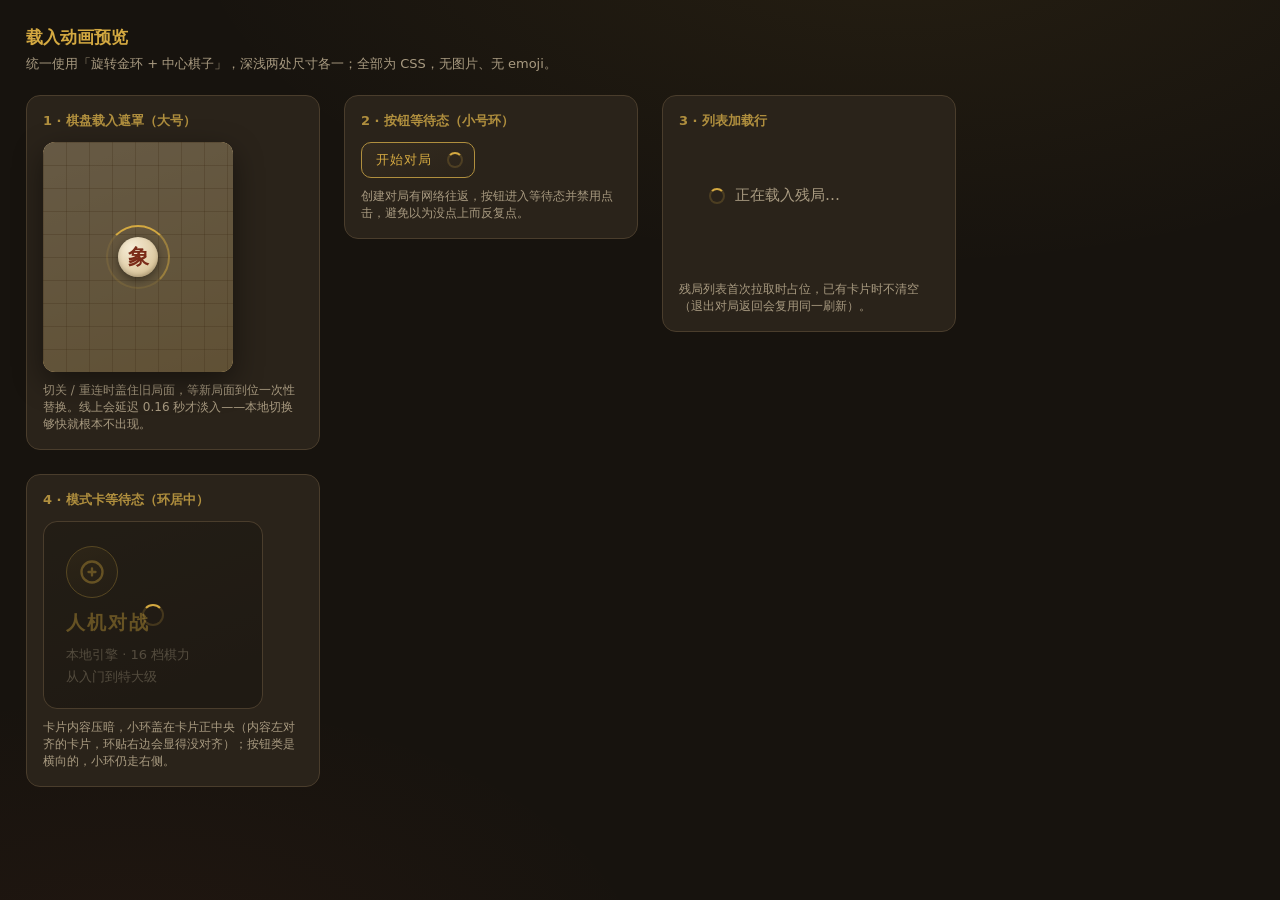
<file: web/loader-preview.html>
<!DOCTYPE html>
<html lang="zh-CN">
<head>
<meta charset="utf-8">
<title>载入动画预览 · 熊猫象棋</title>
<link rel="stylesheet" href="./css/main.css">
<style>
  body { display: block; padding: 26px; overflow: auto; }
  h1 { font-size: 17px; color: var(--gold); }
  .sub { color: var(--text-dim); font-size: 13px; margin: 6px 0 22px; }
  .row { display: flex; gap: 24px; flex-wrap: wrap; align-items: flex-start; }
  .demo { background: var(--panel); border: 1px solid var(--line); border-radius: var(--radius); padding: 16px; }
  .demo h2 { font-size: 13px; color: var(--gold-soft); font-weight: 600; margin-bottom: 12px; }
  .demo .note { color: var(--text-dim); font-size: 12px; margin-top: 10px; max-width: 260px; }
  /* 一块棋盘木色，用于展示棋盘上的载入遮罩 */
  .board-demo {
    position: relative; width: 190px; height: 230px; border-radius: 12px; overflow: hidden;
    background: linear-gradient(160deg, #e9d0a0, #d8b877); box-shadow: var(--shadow);
  }
  .board-demo .grid {
    position: absolute; inset: 0;
    background-image:
      linear-gradient(rgba(122, 84, 34, 0.26) 1px, transparent 1px),
      linear-gradient(90deg, rgba(122, 84, 34, 0.26) 1px, transparent 1px);
    background-size: 23px 23px;
  }
  /* 预览用：让遮罩常亮，不套用「延迟 0.16s 才出现」的线上逻辑 */
  .board-demo #board-loading { animation: none; opacity: 1; }
</style>
</head>
<body>
<h1>载入动画预览</h1>
<p class="sub">统一使用「旋转金环 + 中心棋子」，深浅两处尺寸各一；全部为 CSS，无图片、无 emoji。</p>

<div class="row">
  <div class="demo">
    <h2>1 · 棋盘载入遮罩（大号）</h2>
    <div class="board-demo">
      <div class="grid"></div>
      <div id="board-loading">
        <div class="loader"><div class="loader-ring"></div><div class="loader-piece">象</div></div>
      </div>
    </div>
    <p class="note">切关 / 重连时盖住旧局面，等新局面到位一次性替换。线上会延迟 0.16 秒才淡入——本地切换够快就根本不出现。</p>
  </div>

  <div class="demo">
    <h2>2 · 按钮等待态（小号环）</h2>
    <button class="ctl-btn primary busy" style="border-color:var(--gold-soft);color:var(--gold)">
      开始对局<span class="ring busy-ring"></span>
    </button>
    <p class="note">创建对局有网络往返，按钮进入等待态并禁用点击，避免以为没点上而反复点。</p>
  </div>

  <div class="demo">
    <h2>3 · 列表加载行</h2>
    <div class="puzzle-grid" style="display:grid;grid-template-columns:1fr;min-width:220px">
      <div class="list-loading"><span class="ring"></span>正在载入残局…</div>
    </div>
    <p class="note">残局列表首次拉取时占位，已有卡片时不清空（退出对局返回会复用同一刷新）。</p>
  </div>

  <div class="demo">
    <h2>4 · 模式卡等待态（环居中）</h2>
    <button class="mode-card busy" style="width:220px;text-align:left">
      <div class="mode-icon">
        <svg class="icon" viewBox="0 0 24 24" fill="none" stroke="currentColor" stroke-width="2" stroke-linecap="round">
          <circle cx="12" cy="12" r="9"/><path d="M9 12h6M12 9v6"/>
        </svg>
      </div>
      <div class="mode-name">人机对战</div>
      <div class="mode-desc">本地引擎 · 16 档棋力<br>从入门到特大级</div>
      <span class="ring busy-ring"></span>
    </button>
    <p class="note">卡片内容压暗，小环盖在卡片正中央（内容左对齐的卡片，环贴右边会显得没对齐）；按钮类是横向的，小环仍走右侧。</p>
  </div>
</div>

<pre id="probe" hidden style="color:#8fbf7f;margin-top:18px"></pre>
<script>
// 带 #probe 打开时输出各指示器的几何偏差，供自动化核对居中（正常访问不显示）。
if (location.hash === '#probe') {
  const mid = (r) => ({ x: r.left + r.width / 2, y: r.top + r.height / 2 });
  const lines = [];
  for (const card of document.querySelectorAll('.mode-card')) {
    const ring = card.querySelector('.ring');
    if (!ring) continue;
    const c = mid(card.getBoundingClientRect()), r = mid(ring.getBoundingClientRect());
    lines.push(`card-ring dx=${(r.x - c.x).toFixed(1)} dy=${(r.y - c.y).toFixed(1)}`);
  }
  const bl = document.getElementById('board-loading');
  const ld = bl.querySelector('.loader');
  const b = mid(bl.getBoundingClientRect()), l = mid(ld.getBoundingClientRect());
  lines.push(`board-loader dx=${(l.x - b.x).toFixed(1)} dy=${(l.y - b.y).toFixed(1)}`);
  const btn = document.querySelector('.ctl-btn.busy');
  const br = btn.getBoundingClientRect(), rr = btn.querySelector('.ring').getBoundingClientRect();
  lines.push(`btn-ring right-gap=${(br.right - rr.right).toFixed(1)} dy=${(mid(rr).y - mid(br).y).toFixed(1)}`);
  const p = document.getElementById('probe');
  p.hidden = false;
  p.textContent = 'PROBE ' + lines.join(' | ');
}
</script>
</body>
</html>
</file>
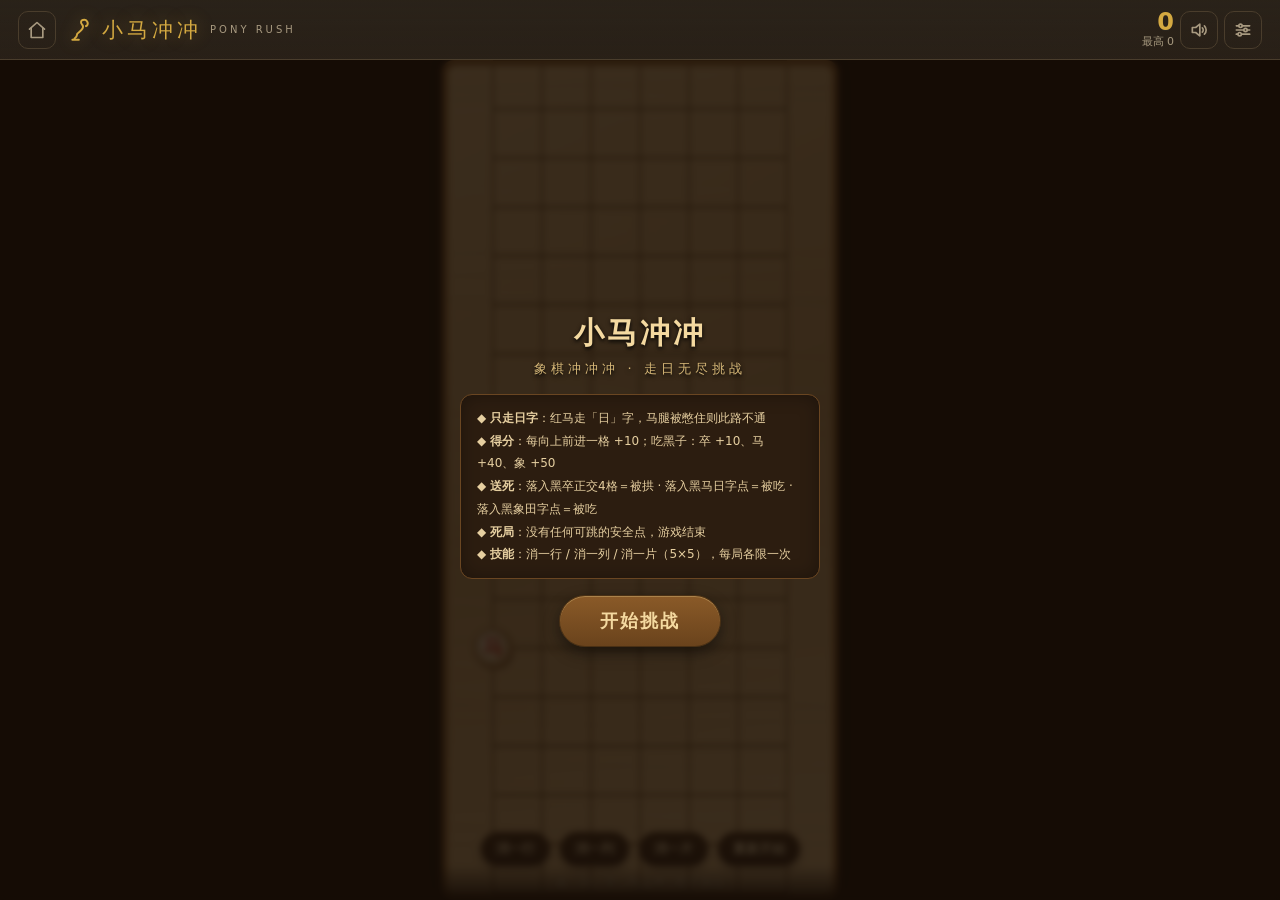
<file: web/pony-rush.html>
<!DOCTYPE html>
<html lang="zh-CN">
<head>
<meta charset="UTF-8">
<meta name="viewport" content="width=device-width, initial-scale=1.0, maximum-scale=1.0, user-scalable=no, viewport-fit=cover">
<title>小马冲冲 · 象棋冲冲冲</title>
<style>
  *{box-sizing:border-box; -webkit-tap-highlight-color:transparent;}
  html,body{margin:0;height:100%;color:#3a2614;
    font-family:"PingFang SC","Microsoft YaHei",system-ui,-apple-system,sans-serif;
    overflow:hidden; user-select:none; -webkit-user-select:none;
    background:radial-gradient(120% 80% at 50% 0%, #34221633, transparent),
               linear-gradient(180deg,var(--felt),var(--felt2));}
  /* ---- 顶栏：与主体 #topbar 完全对齐（含 CSS 变量、icon-btn、brand 结构） ---- */
  :root{
    --bg:#17130e; --bg-2:#201a13; --panel:#2a231a; --panel-2:#342b1f;
    --line:#4a3d2c; --gold:#d4a941; --gold-soft:#b08f3e;
    --gold-glow:rgba(212,169,65,.35);
    --text:#f0e6d2; --text-dim:#a89a80;
    --red:#e05a3a; --red-deep:#b03a22; --ink:#2c2620;
    --shadow:0 10px 30px rgba(0,0,0,.45); --radius:14px;
    --felt:#241710; --felt2:#160e08;
  }
  #app{position:fixed;inset:0;display:flex;flex-direction:column;
    padding-top:env(safe-area-inset-top);padding-bottom:env(safe-area-inset-bottom);}
  #topbar{
    display:flex; align-items:center; gap:12px;
    padding:calc(10px + env(safe-area-inset-top)) 18px 10px;
    background:linear-gradient(180deg, rgba(42,35,26,.95), rgba(42,35,26,.75));
    border-bottom:1px solid var(--line);
    z-index:10;
  }
  .icon{width:1.15em;height:1.15em;vertical-align:-.2em;flex-shrink:0;}
  .icon-btn{
    background:transparent;border:1px solid var(--line);color:var(--text-dim);
    border-radius:10px;padding:7px;font-size:17px;transition:all .15s;
    display:inline-flex;align-items:center;justify-content:center;
    min-width:38px;min-height:38px;cursor:pointer;text-decoration:none;
  }
  .icon-btn:hover{border-color:var(--gold-soft);color:var(--gold);}
  .icon-btn .icon{width:20px;height:20px;vertical-align:0;}
  /* brand：与主体同结构（logo + 中文 + 英文） */
  .brand{display:flex;align-items:center;gap:8px;min-width:0;}
  .brand-logo{width:26px;height:26px;color:var(--gold);filter:drop-shadow(0 0 8px var(--gold-glow));}
  .brand-cn{
    font-family:"STKaiti","KaiTi","Noto Serif SC",serif;
    font-size:21px;letter-spacing:4px;color:var(--gold);white-space:nowrap;
    text-shadow:0 0 18px var(--gold-glow);
  }
  .brand-en{font-size:10px;letter-spacing:3px;color:var(--text-dim);white-space:nowrap;}
  /* 分数区：占右侧，与主体 top-actions 同位置 */
  .top-actions{margin-left:auto;display:flex;gap:6px;align-items:center;}
  .scores{text-align:right;font-variant-numeric:tabular-nums;}
  .scores .now{font-size:24px;font-weight:800;color:var(--gold);line-height:1;
    text-shadow:0 1px 0 #2c2620;}
  .scores .best{font-size:11px;color:var(--text-dim);}
  @media (max-width:420px){
    #topbar{padding-left:10px;padding-right:10px;gap:8px;}
    .brand-cn{font-size:18px;letter-spacing:2px;}
    .brand-en{display:none;}
    .brand-logo{width:22px;height:22px;}
    .scores .now{font-size:20px;}
    .overlay{padding:16px;gap:12px;}
    .overlay h1{font-size:24px;}
    .overlay .rules{font-size:11px;padding:10px 12px;max-width:92vw;}
    .btn{font-size:16px;padding:11px 34px;}
  }
  #stage{position:relative;flex:1;overflow:hidden;}
  /* ---- 设置弹窗：样式对齐主体 main.css ---- */
  .overlay{
    position:fixed; inset:0; z-index:100;
    background:rgba(10,8,5,.72); backdrop-filter:blur(4px);
    display:grid; place-items:center;
  }
  .overlay[hidden]{display:none;}
  .settings-card{
    text-align:left; max-height:86vh; overflow-y:auto; width:min(520px,92vw);
    background:linear-gradient(160deg,var(--panel-2),var(--panel));
    border:1px solid var(--line); border-radius:var(--radius);
    box-shadow:var(--shadow); padding:16px 18px; color:var(--text);
  }
  .settings-head{display:flex;align-items:center;justify-content:space-between;margin-bottom:6px;}
  .settings-head h2{font-size:18px;letter-spacing:4px;color:var(--gold);margin:0;}
  .settings-section{border-top:1px solid var(--line);padding:14px 0;}
  .settings-section h3{font-size:14px;color:var(--gold);letter-spacing:2px;margin:0 0 10px;}
  .settings-section label{display:flex;flex-direction:column;gap:5px;font-size:13px;color:var(--text-dim);margin-bottom:10px;}
  .settings-section label.inline{flex-direction:row;align-items:center;gap:10px;}
  .settings-section label.check{flex-direction:row;align-items:center;gap:8px;}
  .settings-section input:not([type=checkbox]), .settings-section select{
    background:var(--bg-2); border:1px solid var(--line); color:var(--text);
    border-radius:8px; padding:8px 10px; font-size:14px; outline:none; flex:1;
  }
  .settings-section input[type=checkbox]{width:16px;height:16px;accent-color:var(--gold);flex:0 0 auto;}
  .ctl-btn{
    background:linear-gradient(160deg,var(--panel-2),var(--panel));
    border:1px solid var(--line); color:var(--text);
    border-radius:10px; padding:8px 14px; font-size:13px; letter-spacing:1px;
    transition:all .15s; display:inline-flex; align-items:center; gap:6px; justify-content:center;
  }
  .ctl-btn:hover{border-color:var(--gold-soft);color:var(--gold);}
  .settings-row{display:flex;align-items:center;gap:12px;}
  .test-result{font-size:13px;}
  .test-result.ok{color:#7ec97e;}
  .test-result.bad{color:var(--red);}
  .about p{font-size:12px;color:var(--text-dim);line-height:1.9;margin:0 0 10px;}
  /* ---- 确认弹窗：复刻主体 ui.js confirmDialog + main.css ---- */
  @keyframes overlay-in { from { opacity: 0; } }
  .overlay{animation:overlay-in .2s;}
  @keyframes card-in { from { transform: scale(.88); opacity: 0; } }
  .confirm-card{
    background:linear-gradient(170deg,var(--panel-2),var(--panel));
    border:1px solid var(--gold-soft); border-radius:16px;
    padding:26px 30px 22px; min-width:280px; max-width:360px;
    box-shadow:var(--shadow); text-align:center;
    color:var(--text);   /* 小马 body 是深棕字，卡片必须显式转浅色，否则提示文字隐形 */
    animation:card-in .28s cubic-bezier(.2,.9,.3,1.15);
  }
  .confirm-icon{
    width:44px;height:44px;margin:0 auto 12px;border-radius:50%;
    display:grid;place-items:center;
    font-size:24px;font-weight:700;color:var(--gold);
    border:2px solid var(--gold-soft);
    background:radial-gradient(circle at 35% 30%, rgba(212,169,65,.22), rgba(212,169,65,.05));
  }
  .confirm-text{font-size:15px;line-height:1.7;margin-bottom:18px;letter-spacing:.5px;}
  .confirm-actions{display:flex;gap:10px;justify-content:center;}
  .confirm-ok.danger-strong{
    border-color:var(--red); color:#ffb3a3;
    background:linear-gradient(160deg, rgba(224,90,58,.22), rgba(224,90,58,.08));
  }
  .confirm-ok.danger-strong:hover{color:#ffd0c4;}
  canvas{display:block;width:100%;height:100%;touch-action:none;}
  /* 底部提示条 */
  .hint{position:absolute;left:0;right:0;bottom:0;padding:9px 14px;font-size:12px;
    color:#f0d9a8;text-align:center;background:linear-gradient(transparent,#1c1208ee);
    pointer-events:none;text-shadow:0 1px 2px #000;}
  /* 遮罩层（木色卡片） */
  .overlay{position:absolute;inset:0;display:flex;flex-direction:column;
    align-items:center;justify-content:center;gap:16px;padding:24px;
    background:rgba(20,12,6,.82);backdrop-filter:blur(3px);text-align:center;}
  .overlay.hidden{display:none;}
  .overlay h1{margin:0;font-size:30px;letter-spacing:3px;color:#f4d9a0;
    text-shadow:0 2px 4px #000;}
  .overlay h1 small{display:block;font-size:13px;letter-spacing:4px;color:#d7b878;
    font-weight:500;margin-top:6px;}
  .overlay p{margin:0;font-size:13px;line-height:1.7;color:#f0dcc0;max-width:340px;}
  .overlay .rules{font-size:12px;color:#e6cfa0;text-align:left;line-height:1.9;
    background:#2c1d10;border:1px solid #6a4622;border-radius:12px;padding:12px 16px;max-width:360px;
    box-shadow:inset 0 0 18px #00000055;}
  .overlay .reason{font-size:15px;color:#ff9e6e;font-weight:700;}
  .btn{appearance:none;border:none;cursor:pointer;font-family:inherit;
    background:linear-gradient(#8a5a28,#6a431c);color:#f4d9a0;font-weight:800;
    font-size:18px;letter-spacing:2px;padding:13px 40px;border-radius:999px;
    box-shadow:0 6px 16px rgba(0,0,0,.45), inset 0 1px 0 #c9a86a88;
    border:1px solid #4a3014;transition:transform .08s;}
  .btn:active{transform:scale(.96);}
  /* 技能条：消一行 / 消一列 / 消一片，每局限一次 */
  .skills{position:absolute;bottom:34px;left:0;right:0;display:flex;justify-content:center;gap:10px;z-index:4;pointer-events:none;}
  .skill{pointer-events:auto;appearance:none;cursor:pointer;font-family:inherit;
    background:linear-gradient(#4a3218,#3a2818);color:#f0d9a8;font-weight:700;
    font-size:13px;padding:7px 14px;border-radius:999px;border:1px solid #6a4622;
    box-shadow:0 3px 8px rgba(0,0,0,.4);transition:opacity .15s, transform .08s;}
  .skill:active{transform:scale(.94);}
  .skill.used{opacity:.35;pointer-events:none;text-decoration:line-through;}
  /* 消除目标选择模式：可消除的行/列/片高亮提示 */
  body.picking .skill{opacity:.5;}
  .stat{display:flex;gap:26px;font-variant-numeric:tabular-nums;}
  .stat div{display:flex;flex-direction:column;}
  .stat .k{font-size:11px;color:#c9a86a;}
  .stat .v{font-size:26px;font-weight:800;color:#f4c25a;}
</style>
</head>
<body>
<div id="app">
  <!-- 顶栏：与主体 #topbar 同结构（返回 icon-btn + brand + 右侧分数） -->
  <header id="topbar">
    <button id="btn-back" class="icon-btn" title="返回大厅" aria-label="返回大厅">
      <svg class="icon" viewBox="0 0 24 24" fill="none" stroke="currentColor" stroke-width="2"
           stroke-linecap="round" stroke-linejoin="round">
        <path d="M3 11l9-8 9 8"/><path d="M5 10v11h14V10"/>
      </svg>
    </button>
    <div class="brand">
      <svg class="icon brand-logo" viewBox="0 0 24 24" fill="none" stroke="currentColor"
           stroke-width="1.8" stroke-linecap="round" stroke-linejoin="round">
        <path d="M6 20c1.6-1 2.4-2.6 2.6-4.6C10 14 12.4 12.6 13.4 10.6c.7-1.4.6-2.6-.3-3.5-.7-.7-1.2-1.6-1.1-2.6.1-1 .9-1.7 1.9-1.8"/>
        <path d="M13.9 2.7c1.5-.4 3 .2 3.8 1.5.8 1.3.6 2.9-.4 4"/>
        <circle cx="16.6" cy="8.4" r=".95" fill="currentColor" stroke="none"/>
        <path d="M4 21h6"/>
      </svg>
      <span class="brand-cn">小马冲冲</span>
      <span class="brand-en">PONY RUSH</span>
    </div>
    <div class="top-actions">
      <div class="scores">
        <div class="now" id="score">0</div>
        <div class="best" id="best">最高 0</div>
      </div>
      <!-- 音效开关（与主体共享 qijing.v1.sound） -->
      <button id="btn-sound" class="icon-btn" title="音效开关" aria-label="音效开关">
        <svg class="icon" id="ic-sound" viewBox="0 0 24 24" fill="none" stroke="currentColor"
             stroke-width="2" stroke-linecap="round" stroke-linejoin="round">
          <path d="M4 9v6h4l5 4V5L8 9H4z"/><path d="M16 9.5a3.5 3.5 0 0 1 0 5"/><path d="M18.5 7a7 7 0 0 1 0 10"/>
        </svg>
        <svg class="icon" id="ic-mute" viewBox="0 0 24 24" fill="none" stroke="currentColor"
             stroke-width="2" stroke-linecap="round" stroke-linejoin="round" style="display:none">
          <path d="M4 9v6h4l5 4V5L8 9H4z"/><path d="M16.5 9.5l5 5M21.5 9.5l-5 5"/>
        </svg>
      </button>
      <!-- 设置：就地弹窗（不离开游戏，与主体共享设置） -->
      <button id="btn-settings" class="icon-btn" title="设置" aria-label="设置">
        <svg class="icon" viewBox="0 0 24 24" fill="none" stroke="currentColor"
             stroke-width="2" stroke-linecap="round" stroke-linejoin="round">
          <path d="M4 7h16M4 12h16M4 17h16"/>
          <circle cx="9" cy="7" r="2" fill="var(--panel)"/>
          <circle cx="15" cy="12" r="2" fill="var(--panel)"/>
          <circle cx="8" cy="17" r="2" fill="var(--panel)"/>
        </svg>
      </button>
    </div>
  </header>
  <div id="stage">
    <canvas id="game"></canvas>
    <!-- 技能条：每局各一次 -->
    <div class="skills" id="skills">
      <button class="skill" id="skRow">消一行</button>
      <button class="skill" id="skCol">消一列</button>
      <button class="skill" id="skArea">消一片</button>
      <button class="skill" id="skRestart">重新开始</button>
    </div>
    <div class="hint" id="hint">走「日」字，向上冲；吃子加分</div>

    <!-- 设置弹窗（就地，样式对齐主体，与主体共享 qijing.v1 设置） -->
    <div id="settings-overlay" class="overlay" hidden>
      <div class="settings-card">
        <div class="settings-head">
          <h2>设置</h2>
          <button id="btn-settings-close" class="icon-btn" title="关闭">
            <svg class="icon" viewBox="0 0 24 24" fill="none" stroke="currentColor"
                 stroke-width="2" stroke-linecap="round" stroke-linejoin="round">
              <path d="M6 6l12 12M18 6L6 18"/>
            </svg>
          </button>
        </div>
        <section class="settings-section">
          <h3>大模型对弈（OpenAI 兼容）</h3>
          <label>Base URL<input id="llm-baseurl" placeholder="https://api.deepseek.com/v1"></label>
          <label>API Key<input id="llm-apikey" type="password" placeholder="sk-...（仅保存在本机浏览器）"></label>
          <label>模型名称<input id="llm-model" placeholder="deepseek-chat / glm-4 / qwen-plus ..."></label>
          <label class="inline">温度 <input id="llm-temp" type="number" step="0.1" min="0" max="2" value="0.3"></label>
          <label class="inline">超时(ms) <input id="llm-timeout" type="number" step="1000" min="3000" value="30000"></label>
          <label class="inline check"><input id="llm-assist" type="checkbox" checked> 引擎候选增强（本地引擎先筛强着，AI 从中选解——更快更强）</label>
          <label class="inline check"><input id="llm-legal" type="checkbox" checked> 非增强模式下附带合法着法表（着法更稳）</label>
          <div class="settings-row">
            <button id="btn-llm-test" class="ctl-btn">
              <svg class="icon" viewBox="0 0 24 24" fill="none" stroke="currentColor" stroke-width="2"
                   stroke-linecap="round" stroke-linejoin="round">
                <path d="M9 3v5M15 3v5"/><path d="M6 8h12v3.5a6 6 0 0 1-12 0V8z"/><path d="M12 17.5V22"/>
              </svg><span>连通性测试</span>
            </button>
            <span id="llm-test-result" class="test-result"></span>
          </div>
        </section>
        <section class="settings-section">
          <h3>外观与音效</h3>
          <label>棋子皮肤
            <select id="theme-pieces">
              <option value="wood">木质（经典）</option>
              <option value="jade">玉石（青翠）</option>
              <option value="porcelain">白瓷（雅致）</option>
            </select>
          </label>
          <label>棋盘
            <select id="theme-board">
              <option value="maple">原木暖黄</option>
              <option value="ebony">黑檀深沉</option>
            </select>
          </label>
          <label class="inline check"><input id="theme-particles" type="checkbox" checked> 粒子特效（关闭可提升低端设备流畅度）</label>
        </section>
        <section class="settings-section about">
          <h3>关于</h3>
          <p>熊猫象棋 —— 自研熊猫象棋引擎（PandaEngine）的人机 / 大模型 / 双人 / 残局中国象棋对战平台。引擎完全内嵌，随包无需任何外部可执行文件。</p>
          <a id="btn-about" class="ctl-btn" href="index.html" style="text-decoration:none">
            <svg class="icon" viewBox="0 0 24 24" fill="none" stroke="currentColor" stroke-width="1.8"
                 stroke-linecap="round" stroke-linejoin="round">
              <circle cx="5.6" cy="5.6" r="2.4"/><circle cx="18.4" cy="5.6" r="2.4"/>
              <circle cx="12" cy="13" r="8"/>
              <ellipse cx="8.8" cy="12" rx="1.9" ry="2.5"/><ellipse cx="15.2" cy="12" rx="1.9" ry="2.5"/>
              <circle cx="8.8" cy="12.4" r=".7" fill="currentColor" stroke="none"/>
              <circle cx="15.2" cy="12.4" r=".7" fill="currentColor" stroke="none"/>
            </svg><span>关于 · 检查更新 · 反馈</span>
          </a>
        </section>
      </div>
    </div>

    <!-- 开始 -->
    <div class="overlay" id="startScreen">
      <h1>小马冲冲<small>象棋冲冲冲 · 走日无尽挑战</small></h1>
      <div class="rules">
        ◆ <b>只走日字</b>：红马走「日」字，马腿被憋住则此路不通<br>
        ◆ <b>得分</b>：每向上前进一格 +10；吃黑子：卒 +10、马 +40、象 +50<br>
        ◆ <b>送死</b>：落入黑卒正交4格＝被拱 · 落入黑马日字点＝被吃 · 落入黑象田字点＝被吃<br>
        ◆ <b>死局</b>：没有任何可跳的安全点，游戏结束<br>
        ◆ <b>技能</b>：消一行 / 消一列 / 消一片（5×5），每局各限一次
      </div>
      <button class="btn" id="startBtn">开始挑战</button>
    </div>

    <!-- 结束 -->
    <div class="overlay hidden" id="overScreen">
      <h1>游戏结束</h1>
      <div class="reason" id="overReason"></div>
      <div class="stat">
        <div><span class="k">本局得分</span><span class="v" id="finalScore">0</span></div>
        <div><span class="k">历史最高</span><span class="v" id="finalBest">0</span></div>
      </div>
      <button class="btn" id="retryBtn">再来一局</button>
    </div>
  </div>
</div>

<script>
(() => {
'use strict';

// ---------- 配置 ----------
const BOARD_COLS = 6;        // 一行 6 个格子（两侧木框留边做棋盘边缘）
const VIEW_ROWS = 16;        // 一次只显示 16 行
const COL_MIN = 0, COL_MAX = BOARD_COLS;  // 0..6：交点制，7 条竖线均可落子（含最右列）
const HORSE_Y_RATIO = 0.70;  // 红马在屏幕高度的比例位置（靠下，上方留更多视野）
const GEN_BAND = 3;          // 黑子生成时相对红马列的横向散布（贴合可落子列数）
const GEN_AHEAD = 40;        // 红马上方预生成的行数
const PRUNE_BEHIND = 30;     // 落后红马多少行后移除黑子
const PIECE_SCORE = { zu: 10, ma: 40, xiang: 50 };
const GLYPH = { zu: '卒', ma: '马', xiang: '象' };
const BEST_KEY = 'ponyRushBest';
// 当前局存档：刷新/意外关闭后可续玩（对齐主体 store.js 的 CURRENT_KEY 语义）
const GAME_KEY = 'ponyRush.game.v1';

// ---------- 局内存档（等式于主体的断线重连：单机版靠本地存档续玩） ----------
function saveGame() {
  if (!running || over) return;
  try {
    localStorage.setItem(GAME_KEY, JSON.stringify({
      horse, score, maxRow, genUpto, skills, rescues, moveCount,
      pieces: [...pieces.entries()],
    }));
  } catch { /* 忽略配额 */ }
}
function clearGame() {
  try { localStorage.removeItem(GAME_KEY); } catch { /* 忽略 */ }
}
function loadGame() {
  let s;
  try { s = JSON.parse(localStorage.getItem(GAME_KEY) || 'null'); } catch { return false; }
  if (!s || !s.horse || !Array.isArray(s.pieces)) return false;
  horse = s.horse;
  score = s.score || 0;
  maxRow = s.maxRow || 0;
  genUpto = s.genUpto || 0;
  rescues = s.rescues || 0;
  moveCount = s.moveCount || 0;
  skills = Object.assign({ row: true, col: true, area: true }, s.skills);
  pieces = new Map(s.pieces);
  death = computeDeath();
  ensureGenerated();
  prune();
  running = true; over = false;
  // 技能按钮状态回填
  for (const [id, k] of [['skRow', 'row'], ['skCol', 'col'], ['skArea', 'area']]) {
    const el = document.getElementById(id);
    if (el) el.classList.toggle('used', !skills[k]);
  }
  return true;
}

const KNIGHT = [[1,2],[-1,2],[2,1],[2,-1],[-1,-2],[1,-2],[-2,1],[-2,-1]];

// ---------- 粒子系统（对齐主体 particles.js：对象池 + 重力 + 旋转矩形/圆） ----------
const MAX_P = 500;
const pool = [], activeP = [];
for (let i = 0; i < MAX_P; i++)
  pool.push({ x:0, y:0, vx:0, vy:0, life:0, maxLife:1, size:3, color:'#fff', rot:0, vr:0, shape:'rect' });
function spawnParticles(x, y, opts = {}) {
  if (!particlesOn) return;                    // 跟随主体「粒子特效」开关
  const count = Math.round(opts.count || 28);
  const colors = opts.colors || ['#8a5a28', '#a9793f', '#5d3c14', '#d8ae70'];   // 主体吃子木色
  for (let i = 0; i < count; i++) {
    const p = pool.pop();
    if (!p) return;
    const angle = Math.random() * Math.PI * 2;
    const speed = 80 + Math.random() * (opts.speed || 160);
    p.x = x; p.y = y;
    p.vx = Math.cos(angle) * speed;
    p.vy = Math.sin(angle) * speed - (opts.lift || 60);
    p.maxLife = 0.4 + Math.random() * 0.4;
    p.life = p.maxLife;
    p.size = 2 + Math.random() * (opts.size || 3.5);
    p.color = colors[(Math.random() * colors.length) | 0];
    p.rot = Math.random() * Math.PI * 2;
    p.vr = (Math.random() - 0.5) * 10;
    p.shape = Math.random() < 0.6 ? 'rect' : 'circle';
    activeP.push(p);
  }
}
function updateParticles(dt) {
  for (let i = activeP.length - 1; i >= 0; i--) {
    const p = activeP[i];
    p.life -= dt;
    if (p.life <= 0) { activeP.splice(i, 1); pool.push(p); continue; }
    p.x += p.vx * dt;
    p.y += p.vy * dt;
    p.vy += 600 * dt;      // 重力，同主体
    p.rot += p.vr * dt;
  }
}
function drawParticles() {
  for (const p of activeP) {
    const alpha = Math.min(1, p.life / p.maxLife * 1.6);
    ctx.save();
    ctx.globalAlpha = alpha;
    ctx.fillStyle = p.color;
    ctx.translate(p.x, p.y);
    ctx.rotate(p.rot);
    if (p.shape === 'rect') ctx.fillRect(-p.size / 2, -p.size / 4, p.size, p.size / 2);
    else { ctx.beginPath(); ctx.arc(0, 0, p.size / 2, 0, Math.PI * 2); ctx.fill(); }
    ctx.restore();
  }
}

// ---------- Web Audio 合成音效（对齐主体 audio.js：木质敲击 + 碎裂噪声） ----------
let actx = null;
function ac() {
  if (!actx) actx = new (window.AudioContext || window.webkitAudioContext)();
  if (actx.state === 'suspended') actx.resume();
  return actx;
}
function env(gain, t0, attack, peak, decay) {
  gain.gain.setValueAtTime(0.0001, t0);
  gain.gain.linearRampToValueAtTime(peak, t0 + attack);
  gain.gain.exponentialRampToValueAtTime(0.0001, t0 + attack + decay);
}
function tone({ type = 'sine', freq = 440, dur = 0.2, peak = 0.25, delay = 0, sweep = 0 }) {
  const c = ac();
  const t0 = c.currentTime + delay;
  const osc = c.createOscillator();
  const g = c.createGain();
  osc.type = type;
  osc.frequency.setValueAtTime(freq, t0);
  if (sweep) osc.frequency.exponentialRampToValueAtTime(Math.max(40, freq + sweep), t0 + dur);
  env(g, t0, 0.008, peak, dur);
  osc.connect(g).connect(c.destination);
  osc.start(t0);
  osc.stop(t0 + dur + 0.05);
}
function knock(freq = 720, dur = 0.07, peak = 0.5) {
  tone({ type: 'square', freq, dur, peak, sweep: -freq * 0.4 });
  tone({ type: 'sine', freq: freq / 2, dur: dur * 1.4, peak: peak * 0.7 });
}
function noiseBurst(dur = 0.25, peak = 0.3) {
  try {
    const c = ac();
    const len = Math.floor(c.sampleRate * dur);
    const buf = c.createBuffer(1, len, c.sampleRate);
    const ch = buf.getChannelData(0);
    for (let i = 0; i < len; i++) ch[i] = (Math.random() * 2 - 1) * (1 - i / len) ** 2;
    const src = c.createBufferSource();
    src.buffer = buf;
    const g = c.createGain();
    g.gain.value = peak;
    const filter = c.createBiquadFilter();
    filter.type = 'lowpass';
    filter.frequency.value = 1400;
    src.connect(filter).connect(g).connect(c.destination);
    src.start();
  } catch { /* 音频不可用时静默 */ }
}
const SOUND_KEY = 'qijing.v1';   // 与主体共享音效开关
function soundOn() {
  try { const d = JSON.parse(localStorage.getItem(SOUND_KEY) || '{}'); return d.sound !== false; }
  catch { return true; }
}
// 顶栏音效开关：写回同一份设置，主体与小游戏即时同步
function setSoundPref(on) {
  try {
    const d = JSON.parse(localStorage.getItem(SOUND_KEY) || '{}');
    d.sound = !!on;
    localStorage.setItem(SOUND_KEY, JSON.stringify(d));
  } catch { /* 忽略配额 */ }
  syncSoundIcon();
}
function syncSoundIcon() {
  const icOn = document.getElementById('ic-sound');
  const icOff = document.getElementById('ic-mute');
  if (!icOn || !icOff) return;
  const on = soundOn();
  icOn.style.display = on ? '' : 'none';
  icOff.style.display = on ? 'none' : '';
}

// ---------- 就地设置弹窗（与主体共享 qijing.v1，结构与主体设置页一致） ----------
const THEME_DEFAULT = { pieces: 'wood', board: 'maple', particles: true };
function readTheme() {
  try {
    const d = JSON.parse(localStorage.getItem(PREF_KEY) || '{}');
    return Object.assign({}, THEME_DEFAULT, d.theme || {});
  } catch { return { ...THEME_DEFAULT }; }
}
function writeTheme(patch) {
  try {
    const d = JSON.parse(localStorage.getItem(PREF_KEY) || '{}');
    d.theme = Object.assign(readTheme(), patch);
    localStorage.setItem(PREF_KEY, JSON.stringify(d));
  } catch { /* 忽略配额 */ }
}
const LLM_DEFAULT = {
  baseURL: 'https://api.deepseek.com/v1', apiKey: '', model: '',
  temperature: 0.3, timeoutMs: 30000,
  engineAssist: true, includeLegalMoves: true,
};
function readLLM() {
  try {
    const d = JSON.parse(localStorage.getItem(PREF_KEY) || '{}');
    return Object.assign({}, LLM_DEFAULT, d.llm || {});
  } catch { return { ...LLM_DEFAULT }; }
}
function writeLLM(patch) {
  try {
    const d = JSON.parse(localStorage.getItem(PREF_KEY) || '{}');
    d.llm = Object.assign(readLLM(), patch);
    localStorage.setItem(PREF_KEY, JSON.stringify(d));
  } catch { /* 忽略配额 */ }
}
const $ = (id) => document.getElementById(id);
function openSettings() {
  const t = readTheme();
  const llm = readLLM();
  $('theme-pieces').value = t.pieces || 'wood';
  $('theme-board').value = t.board || 'maple';
  $('theme-particles').checked = t.particles !== false;
  $('llm-baseurl').value = llm.baseURL || '';
  $('llm-apikey').value = llm.apiKey || '';
  $('llm-model').value = llm.model || '';
  $('llm-temp').value = llm.temperature ?? 0.3;
  $('llm-timeout').value = llm.timeoutMs || 30000;
  $('llm-assist').checked = llm.engineAssist !== false;
  $('llm-legal').checked = llm.includeLegalMoves !== false;
  $('llm-test-result').textContent = '';
  $('llm-test-result').className = 'test-result';
  $('settings-overlay').hidden = false;
  sfx('button');
}
function closeSettings() {
  $('settings-overlay').hidden = true;
  sfx('button');
}
// 与主体 net.js 的 api() 等价：POST /api/llm/validate
async function validateLLM(cfg) {
  const resp = await fetch('/api/llm/validate', {
    method: 'POST', headers: { 'Content-Type': 'application/json' }, body: JSON.stringify(cfg),
  });
  if (!resp.ok) {
    let msg = `HTTP ${resp.status}`;
    try { msg = (await resp.json()).error || msg; } catch { /* 保留默认 */ }
    throw new Error(msg);
  }
  return resp.json();
}
// ---------- 返回大厅：逻辑对齐主体 main.js 的 btn-home ----------
// 主体：对局进行中（有连接 && 未结束 && 有走子）才弹确认框，否则直接返回。
// 小马：本局进行中（running && !over && 已走过子）才弹确认框，否则直接返回。
function confirmDialog(text, { danger = false, okText = '确定', cancelText = '取消' } = {}) {
  return new Promise((resolve) => {
    const overlay = document.createElement('div');
    overlay.className = 'overlay confirm-overlay';
    overlay.innerHTML = `
      <div class="confirm-card">
        <div class="confirm-icon">${danger ? '!' : '?'}</div>
        <div class="confirm-text"></div>
        <div class="confirm-actions">
          <button class="ctl-btn confirm-cancel"></button>
          <button class="ctl-btn confirm-ok"></button>
        </div>
      </div>`;
    overlay.querySelector('.confirm-text').textContent = text;
    overlay.querySelector('.confirm-cancel').textContent = cancelText;
    const okBtn = overlay.querySelector('.confirm-ok');
    okBtn.textContent = okText;
    if (danger) okBtn.classList.add('danger-strong');
    document.body.appendChild(overlay);

    const done = (val) => {
      overlay.remove();
      document.removeEventListener('keydown', onKey);
      resolve(val);
    };
    const onKey = (e) => { if (e.key === 'Escape') done(false); };
    document.addEventListener('keydown', onKey);
    overlay.addEventListener('pointerdown', (e) => { if (e.target === overlay) done(false); });
    overlay.querySelector('.confirm-cancel').onclick = () => done(false);
    okBtn.onclick = () => done(true);
    okBtn.focus();
  });
}
async function onBackHome() {
  sfx('button');
  if (running && !over && moveCount > 0) {
    const ok = await confirmDialog('游戏进行中，确定返回大厅？', { okText: '返回大厅' });
    if (!ok) return;                    // 取消：留在本局（主体的 showScreen('game') 等价）
  }
  clearGame();                          // 对齐主体 exit()：主动返回=放弃本局=清档，下次全新开始
  location.href = 'index.html';
}
function initSettings() {
  const ov = $('settings-overlay');
  $('btn-settings').onclick = openSettings;
  $('btn-settings-close').onclick = closeSettings;
  ov.addEventListener('pointerdown', (e) => { if (e.target.id === 'settings-overlay') closeSettings(); });

  // 外观：改动即写回共享设置 + 立即重绘（棋盘缓存随主题重建）
  $('theme-pieces').onchange = (e) => { writeTheme({ pieces: e.target.value }); applyPref(); buildBoardCache(); };
  $('theme-board').onchange  = (e) => { writeTheme({ board:  e.target.value }); applyPref(); buildBoardCache(); };
  $('theme-particles').onchange = (e) => { writeTheme({ particles: e.target.checked }); applyPref(); };

  // 大模型配置：与主体 settings.js 一致的字段与保存时机（change 即存）
  const saveLLM = () => writeLLM({
    baseURL: $('llm-baseurl').value.trim(),
    apiKey: $('llm-apikey').value.trim(),
    model: $('llm-model').value.trim(),
    temperature: parseFloat($('llm-temp').value) || 0.3,
    timeoutMs: +$('llm-timeout').value || 30000,
    engineAssist: $('llm-assist').checked,
    includeLegalMoves: $('llm-legal').checked,
  });
  for (const id of ['llm-baseurl', 'llm-apikey', 'llm-model', 'llm-temp', 'llm-timeout', 'llm-assist', 'llm-legal']) {
    $(id).addEventListener('change', saveLLM);
  }

  // 连通性测试（与主体 settings.js 同逻辑）
  $('btn-llm-test').onclick = async () => {
    saveLLM();
    const out = $('llm-test-result');
    out.textContent = '测试中…';
    out.className = 'test-result';
    try {
      const r = await validateLLM(readLLM());
      if (r.ok) {
        out.textContent = `✓ ${r.message}（${r.latencyMs}ms）`;
        out.className = 'test-result ok';
        sfx('star');
      } else {
        out.textContent = `✗ ${r.message}`;
        out.className = 'test-result bad';
        sfx('illegal');
      }
    } catch (e) {
      out.textContent = `✗ ${e.message}`;
      out.className = 'test-result bad';
    }
  };
}
function sfx(name) {
  if (!soundOn()) return;
  try {
    if (name === 'move') knock(760, 0.06, 0.45);
    else if (name === 'capture') { knock(420, 0.1, 0.6); noiseBurst(0.22, 0.25); }
    else if (name === 'lose') [392, 330, 262, 196].forEach((f, i) =>
      tone({ type: 'sine', freq: f, dur: 0.4, peak: 0.2, delay: i * 0.16 }));
    else if (name === 'button') tone({ type: 'square', freq: 980, dur: 0.03, peak: 0.12 });
    // 与主体一致：连通性测试成功/失败（settings.js 用到）
    else if (name === 'star') [880, 1174, 1568].forEach((f, i) =>
      tone({ type: 'sine', freq: f, dur: 0.3, peak: 0.2, delay: i * 0.14 }));
    else if (name === 'illegal') tone({ type: 'square', freq: 160, dur: 0.12, peak: 0.25 });
  } catch { /* 静默 */ }
}

// ---------- 皮肤（读取主体设置，与熊猫象棋完全共享主题/音效偏好） ----------
// 主体 store.js 的 KEY='qijing.v1'，结构 { theme:{pieces,board,particles}, sound }
const PREF_KEY = 'qijing.v1';
function readPref() { try { return JSON.parse(localStorage.getItem(PREF_KEY) || '{}'); } catch { return {}; } }
const BOARD_SKINS = {
  maple: { name:'原木暖黄', base1:'#e8c58a', base2:'#d8ae70', border:'#9c6b32', line:'#5d3c14' },
  ebony: { name:'黑檀深沉', base1:'#4a3b2c', base2:'#3a2d20', border:'#241a10', line:'#c9a86a' },
};
const PIECE_SKINS = {
  wood: {
    red:   { face1:'#f7e7c8', face2:'#e2c390', rim:'#a9793f', ring:'#8a5a28', text:'#c93a20' },
    black: { face1:'#f2e4c8', face2:'#d6bd8e', rim:'#7c6236', ring:'#5d4826', text:'#2f2318' },
    shadow:'rgba(60,35,10,.45)',
  },
  jade: {
    red:   { face1:'#eaf7ee', face2:'#b8e0c6', rim:'#6faf8a', ring:'#3f8a63', text:'#1f7a4d' },
    black: { face1:'#f0f7f2', face2:'#c2d8cc', rim:'#5f8a74', ring:'#375c4a', text:'#173026' },
    shadow:'rgba(20,60,40,.4)',
  },
  porcelain: {
    red:   { face1:'#ffffff', face2:'#e8ecf2', rim:'#b8c2d0', ring:'#8a94a8', text:'#c0392b' },
    black: { face1:'#ffffff', face2:'#e4e8ef', rim:'#a8b0c0', ring:'#767e92', text:'#232833' },
    shadow:'rgba(30,40,60,.4)',
  },
};
let particlesOn = true;
function applyPref() {
  const p = readPref();
  const t = p.theme || {};
  BOARD.base1 = (BOARD_SKINS[t.board] || BOARD_SKINS.maple).base1;
  BOARD.base2 = (BOARD_SKINS[t.board] || BOARD_SKINS.maple).base2;
  BOARD.border = (BOARD_SKINS[t.board] || BOARD_SKINS.maple).border;
  BOARD.line   = (BOARD_SKINS[t.board] || BOARD_SKINS.maple).line;
  const ps = PIECE_SKINS[t.pieces] || PIECE_SKINS.wood;
  PIECE.red   = Object.assign({}, ps.red,   { shadow: ps.shadow });
  PIECE.black = Object.assign({}, ps.black, { shadow: ps.shadow });
  particlesOn = t.particles !== false;
  // 黑檀（深色棋盘）时同步改背景毡布，避免大片亮色割裂
  document.body.style.setProperty('--felt', t.board === 'ebony' ? '#1a1510' : '#241710');
  document.body.style.setProperty('--felt2', t.board === 'ebony' ? '#0d0a07' : '#160e08');
}
const BOARD = { base1:'#e8c58a', base2:'#d8ae70', border:'#9c6b32', line:'#5d3c14',
                deep:'#b98a4e' };
const PIECE = { red: {}, black: {} };   // 由 applyPref() 填充

// ---------- 状态 ----------
let canvas, ctx, dpr = 1, cssW = 0, cssH = 0, cell = 44;
let pieces = new Map();      // "c,r" -> 'zu'|'ma'|'xiang'
let horse = { c: 0, r: 0 };
let maxRow = 0, score = 0, best = 0;
let moveCount = 0;           // 本局已走步数（等价主体 game.moves.length，用于返回确认判定）
let death = new Set();       // 死亡格集合（黑子攻击圈 + 互相保护）
let genUpto = 0;             // 已生成到的最高行
let running = false, over = false, reasonText = '';
let anim = null;             // 走子动画
let pops = [];               // 飘分动画
let shake = 0;               // 死亡震屏强度
// 技能：每局各一次。picking = null | 'row' | 'col' | 'area'（等待玩家点选目标）
let skills = { row: true, col: true, area: true };
let picking = null;
// 棋盘几何
let rail = 24, leftX = 0, boardX = 0, boardTop = 0;
// 棋盘静态层缓存（外框+内板+木纹+纵向网格），resize 时重建
let boardCache = null;

const key = (c, r) => c + ',' + r;
const has = (c, r) => pieces.has(key(c, r));
const randInt = (a, b) => a + Math.floor(Math.random() * (b - a + 1));

// ---------- 世界生成：从简单到复杂，且保证永远有活路 ----------
// 难度曲线（按红马已到达的行数 progress）：
//   0~30 行    热身：每行最多 1 子，30% 空行
//   30~100    渐进：空行率降至 10%，开始偶现 2 子行
//   100~250   成型：2 子行常见，马/象占比升
//   250+      高压：3 子行偶现（仍有安全通道，见 verifySolvable）
const STAGE = (p) =>
  p < 30   ? { empty: 0.30, two: 0.00, three: 0.00, zuP: 0.65, maP: 0.25 } :
  p < 100  ? { empty: Math.max(0.10, 0.30 - (p - 30) * 0.003), two: Math.min(0.35, (p - 30) * 0.005), three: 0, zuP: 0.60, maP: 0.28 } :
  p < 250  ? { empty: 0.10, two: Math.min(0.60, 0.35 + (p - 100) * 0.0017), three: 0, zuP: 0.52, maP: 0.32 } :
             { empty: 0.08, two: 0.60, three: Math.min(0.15, (p - 250) * 0.001), zuP: 0.50, maP: 0.32 };

function pickType(st) {
  const x = Math.random();
  if (x < st.zuP) return 'zu';
  if (x < st.zuP + st.maP) return 'ma';
  return 'xiang';
}

function genRow(r) {
  const st = STAGE(r);
  const roll = Math.random();
  let n;
  if (roll < st.empty) n = 0;
  else if (roll < st.empty + st.two) n = 2;
  else if (roll < st.empty + st.two + st.three) n = 3;
  else n = 1;

  // 覆盖全部可落子列（交点制 0..BOARD_COLS），勿硬编码列数
  const cols = [];
  for (let c = COL_MIN; c <= COL_MAX; c++) cols.push(c);
  // 洗牌取前 n 列，天然不重复
  for (let i = cols.length - 1; i > 0; i--) {
    const j = (Math.random() * (i + 1)) | 0;
    [cols[i], cols[j]] = [cols[j], cols[i]];
  }
  for (let i = 0; i < n && i < cols.length; i++) {
    const c = cols[i];
    if (c === horse.c && r <= 1) continue;      // 出生点上方留白
    pieces.set(key(c, r), pickType(st));
  }
}
function ensureGenerated() {
  while (genUpto < horse.r + GEN_AHEAD) {
    genUpto++;
    genRow(genUpto);
  }
}
function prune() {
  // 双向回收：下方淘汰 + 上方远离视口的旧行也回收（否则后退时上方棋子无限堆积，
  // computeDeath/ensureSolvable 随 N 平方膨胀 → 浏览器卡死）。空行安全，回收无死局风险。
  const lo = horse.r - PRUNE_BEHIND, hi = horse.r + GEN_AHEAD + 20;
  for (const k of [...pieces.keys()]) {
    const r = +k.split(',')[1];
    if (r < lo || r > hi) pieces.delete(k);
  }
}
// 死局自救：每次走子/消除后，若红马无安全落点，
// 就地删除威胁红马落点最近的黑子（每局最多救 2 次，超过则真死局）
let rescues = 0;
function ensureSolvable() {
  let guard = 0;
  while (safeTargets().length === 0 && guard++ < 8) {
    if (rescues >= 2) return false;             // 救援次数用尽 → 认定死局
    rescues++;
    // 只在红马附近（±6 行）找"关键子"，避免全场 O(N²)：
    // 远处的子不可能威胁红马的 8 个日字落点，删除它们对解围无贡献。
    const near = [];
    for (const k of pieces.keys()) {
      const r = +k.split(',')[1];
      if (r >= horse.r - 6 && r <= horse.r + 6) near.push(k);
    }
    let bestKey = null, bestGain = -1;
    for (const k of near) {
      const backup = pieces.get(k);
      pieces.delete(k);
      const deathBak = death;
      death = computeDeath();
      const gain = safeTargets().length;
      death = deathBak;
      pieces.set(k, backup);
      if (gain > bestGain) { bestGain = gain; bestKey = k; }
    }
    if (!bestKey) return false;
    const [c, r] = bestKey.split(',').map(Number);
    spawnParticles(sx(c), sy(r), { count: 20, speed: 150,
      colors: ['#8a5a28', '#a9793f', '#5d3c14', '#d8ae70'] });
    pieces.delete(bestKey);
    pops.push({ x: sx(c), y: sy(r), text: '救场', t: 0, color: '#7ec97e' });
    death = computeDeath();
  }
  return safeTargets().length > 0;
}

// ---------- 规则（标准象棋：红马/黑马均受蹩马腿约束；象不塞象眼；卒=正交4格） ----------
function legBlocked(c, r, dx, dy) {
  // 马腿：|dx|==2 时腿在 (c+dx/2, r)，|dy|==2 时腿在 (c, r+dy/2)
  const lc = Math.abs(dx) === 2 ? c + dx / 2 : c;
  const lr = Math.abs(dy) === 2 ? r + dy / 2 : r;
  return pieces.has(key(lc, lr));
}
function computeDeath() {
  const d = new Set();
  for (const [k, type] of pieces) {
    const [c, r] = k.split(',').map(Number);
    if (type === 'zu') {
      // 黑卒只往前（向下，r 更小方向）和左右吃，不能回吃上方
      for (const [dc, dr] of [[1,0],[-1,0],[0,-1]])
        d.add(key(c + dc, r + dr));
    } else if (type === 'ma') {
      // 马：8 个日字点，被蹩马腿则够不到
      for (const [dx, dy] of KNIGHT) {
        if (legBlocked(c, r, dx, dy)) continue;
        d.add(key(c + dx, r + dy));
      }
    } else if (type === 'xiang') {
      // 象：4 个田字对角点（不塞象眼）
      for (const [dx, dy] of [[2,2],[2,-2],[-2,2],[-2,-2]])
        d.add(key(c + dx, r + dy));
    }
  }
  return d;
}
function moves() {
  const out = [];
  for (const [dx, dy] of KNIGHT) {
    if (legBlocked(horse.c, horse.r, dx, dy)) continue;   // 红马马腿被憋则此路不通
    const c = horse.c + dx, r = horse.r + dy;
    if (c < COL_MIN || c > COL_MAX) continue;     // 不可越出边界
    const deadly = death.has(key(c, r));
    const cap = has(c, r) ? pieces.get(key(c, r)) : null;
    out.push({ c, r, deadly, cap });
  }
  return out;
}
function safeTargets() { return moves().filter(m => !m.deadly); }
function killReason(c, r) {
  for (const [k, type] of pieces) {
    const [pc, pr] = k.split(',').map(Number);
    if (type === 'zu') {
      // 下方或左右正交相邻（卒不回吃上方）
      if ((Math.abs(c - pc) === 1 && r === pr) || (c === pc && r === pr - 1)) return '卒';
    } else if (type === 'ma') {
      for (const [dx, dy] of KNIGHT) {
        if (legBlocked(pc, pr, dx, dy)) continue;                   // 蹩马腿的黑马够不到
        if (pc + dx === c && pr + dy === r) return '马';
      }
    } else if (type === 'xiang') {
      for (const [dx, dy] of [[2,2],[2,-2],[-2,2],[-2,-2]])
        if (pc + dx === c && pr + dy === r) return '象';              // 不塞象眼
    }
  }
  return '';
}

// ---------- 走子 ----------
function doMove(m) {
  if (anim) return;
  moveCount++;
  const from = { ...horse };
  if (m.cap) {
    pieces.delete(key(m.c, m.r));
    const gain = PIECE_SCORE[m.cap];
    score += gain;
    pops.push({ x: sx(m.c), y: sy(m.r), text: '+' + gain, t: 0, color: '#d4a941' });
  }
  anim = { from, to: { c: m.c, r: m.r }, t: 0, cap: m.cap, deadly: m.deadly, reason: m.deadly ? killReason(m.c, m.r) : '' };
  if (m.cap) sfx('capture'); else sfx('move');
  horse = { c: m.c, r: m.r };
  if (m.r > maxRow) {
    const gain = (m.r - maxRow) * 10;          // 每向上前进一格 +10
    score += gain; maxRow = m.r;
    pops.push({ x: sx(m.c), y: sy(m.r) - cell * 0.7, text: '+' + gain, t: 0, color: '#7ec97e' });
  }
  death = computeDeath();
  ensureGenerated();
  prune();
  ensureSolvable();                              // 死局自救（若仍死局则结束）
  updateHud();
  saveGame();                                    // 落子即存档（刷新可续玩）

  if (m.deadly) {
    shake = 1;
    reasonText = m.reason ? `被黑${m.reason}吃掉！` : '踩进攻击圈！';
    anim.onEnd = () => gameOver();
  } else if (safeTargets().length === 0) {
    reasonText = '无路可走，死局！';
    anim.onEnd = () => gameOver();
  } else {
    anim.onEnd = null;
  }
}

// ---------- 技能：消一行 / 消一列 / 消一片（每局各一次） ----------
function burstCells(cells) {
  // 只消除列表内的黑子：逐格爆粒子 + 按类型计分
  let gain = 0;
  for (const k of cells) {
    const type = pieces.get(k);
    if (!type) continue;
    const [c, r] = k.split(',').map(Number);
    spawnParticles(sx(c), sy(r), { count: 14, speed: 130,
      colors: ['#8a5a28', '#a9793f', '#5d3c14', '#d8ae70'] });
    gain += PIECE_SCORE[type];
    pieces.delete(k);          // 只删这一个，绝不清空全场
  }
  if (gain > 0) {
    score += gain;
    pops.push({ x: sx(horse.c), y: sy(horse.r) - cell * 1.2, text: '+' + gain, t: 0, color: '#d4a941' });
  }
}
function useSkill(kind) {
  if (!running || over || anim || !skills[kind]) return;
  picking = picking === kind ? null : kind;      // 再点一次取消选择
  document.body.classList.toggle('picking', !!picking);
  document.getElementById('hint').textContent =
    picking === 'row' ? '点击敌方任意一个棋子，消除它所在的那一行' :
    picking === 'col' ? '点击敌方任意一个棋子，消除它所在的那一列' :
    picking === 'area' ? '点击目标位置，消除周围 5×5 区域' :
    '走「日」字，向上冲；吃子加分';
  sfx('button');
}
function applyPicking(target) {
  // 必须点中敌方棋子才生效，点空处不结算（防误触）
  const hitKey = key(target.c, target.r);
  if (!pieces.has(hitKey)) return;              // 点空处：保持选择模式，继续点
  const kind = picking;
  picking = null;
  document.body.classList.remove('picking');
  document.getElementById('hint').textContent = '走「日」字，向上冲；吃子加分';
  const cells = [];
  if (kind === 'row') {
    // 点中的棋子所在的那一行（世界行号 target.r）
    for (let c = COL_MIN; c <= COL_MAX; c++) cells.push(key(c, target.r));
  } else if (kind === 'col') {
    // 点中的棋子所在的那一列（上下各 20 行）
    for (let r = target.r - 20; r <= target.r + 20; r++) cells.push(key(target.c, r));
  } else if (kind === 'area') {
    for (let dc = -2; dc <= 2; dc++)
      for (let dr = -2; dr <= 2; dr++)
        cells.push(key(target.c + dc, target.r + dr));
  }
  burstCells(cells);
  skills[kind] = false;
  document.getElementById('sk' + kind[0].toUpperCase() + kind.slice(1)).classList.add('used');
  sfx('capture');
  death = computeDeath();
  ensureGenerated();
  ensureSolvable();
  updateHud();
  saveGame();
  // 消完后若仍死局则结束
  if (safeTargets().length === 0) {
    reasonText = '无路可走，死局！';
    gameOver();
  }
}

// ---------- 屏幕流程 ----------
function startGame() {
  sfx('button');
  pieces = new Map();
  horse = { c: 3, r: 0 };
  maxRow = 0; score = 0; genUpto = 0; rescues = 0; moveCount = 0;
  over = false; anim = null; pops = []; shake = 0;
  skills = { row: true, col: true, area: true };
  picking = null;
  document.body.classList.remove('picking');
  for (const id of ['skRow', 'skCol', 'skArea']) document.getElementById(id).classList.remove('used');
  document.getElementById('hint').textContent = '走「日」字，向上冲；吃子加分';
  ensureGenerated();
  death = computeDeath();
  let guard = 0;
  while (safeTargets().length === 0 && pieces.size > 0 && guard++ < 50) {
    let nearest = null, nd = 1e9;
    for (const k of pieces.keys()) {
      const [c, r] = k.split(',').map(Number);
      const d = Math.abs(c - horse.c) + Math.abs(r - horse.r);
      if (d < nd) { nd = d; nearest = k; }
    }
    if (!nearest) break;
    pieces.delete(nearest);
    death = computeDeath();
  }
  running = true;
  document.getElementById('startScreen').classList.add('hidden');
  document.getElementById('overScreen').classList.add('hidden');
  updateHud();
  resize();
  saveGame();                        // 新局即存档（对齐主体 saveCurrentGame）
}
function gameOver() {
  running = false; over = true;
  clearGame();                       // 局已终结：清除续玩存档（对齐主体 clearCurrentGame）
  if (score > best) { best = score; localStorage.setItem(BEST_KEY, String(best)); }
  sfx('lose');
  document.getElementById('finalScore').textContent = score;
  document.getElementById('finalBest').textContent = best;
  document.getElementById('overReason').textContent = reasonText;
  document.getElementById('overScreen').classList.remove('hidden');
  updateHud();
}
function updateHud() {
  document.getElementById('score').textContent = score;
  document.getElementById('best').textContent = '最高 ' + best;
}

// ---------- 渲染 ----------
function resize() {
  dpr = Math.min(window.devicePixelRatio || 1, 2);
  const stage = document.getElementById('stage');
  cssW = stage.clientWidth; cssH = stage.clientHeight;
  canvas.width = cssW * dpr; canvas.height = cssH * dpr;
  canvas.style.width = cssW + 'px'; canvas.style.height = cssH + 'px';
  ctx.setTransform(dpr, 0, 0, dpr, 0, 0);

  rail = Math.max(14, Math.min(28, cssW * 0.04));
  // "格子"体系：7 条竖线围出 6 个格子，棋子站在格子中心。
  // 总占用宽 = 6*cell（6 格）+ 2*rail（框）+ 2*棋子外凸（0.45*cell）。
  // piecePad 依赖 cell，迭代 3 轮收敛（不动点）。
  let est = Math.floor((cssW - 2 * rail) / BOARD_COLS);
  for (let i = 0; i < 3; i++) {
    const pad = Math.ceil(0.45 * est);
    est = Math.floor((cssW - 2 * rail - 2 * pad) / BOARD_COLS);
  }
  const byH = (cssH * 0.95) / VIEW_ROWS;   // 纵向一次只显示约 VIEW_ROWS 行
  cell = Math.min(est, byH);
  if (cell < 24) cell = 24;
  cell = Math.floor(cell);
  // 整个棋盘（6 格 + 两侧框 + 棋子外凸余量）整体居中
  const piecePad = Math.ceil(cell * 0.45);                 // 棋子半径外凸量
  const frameW = BOARD_COLS * cell + 2 * (rail + piecePad);
  leftX = Math.round((cssW - frameW) / 2);
  boardX = leftX + rail + piecePad;    // 第 0 条竖线（棋盘最左刻线）x
  boardTop = 0;
  buildBoardCache();                   // 静态层重建（木纹只画这一次，不再闪烁）
}
const horseScreenY = () => cssH * HORSE_Y_RATIO;
// 列 c 的十字交点 x —— 交点制（象棋式）：纵向刻线共 BOARD_COLS+1 条（i=0..BOARD_COLS），
// 棋子落在线与线的交点上，故合法列号同样是 0..BOARD_COLS（= COL_MAX），共 7 个落点。
const sx = (c) => boardX + c * cell;
const sy = (r) => horseScreenY() - (r - horse.r) * cell;

function roundRectOn(c2, x, y, w, h, r) {
  c2.beginPath();
  c2.moveTo(x + r, y);
  c2.arcTo(x + w, y, x + w, y + h, r);
  c2.arcTo(x + w, y + h, x, y + h, r);
  c2.arcTo(x, y + h, x, y, r);
  c2.arcTo(x, y, x + w, y, r);
  c2.closePath();
}

// 静态棋盘层：外框 + 内板 + 木纹 + 7 条纵向刻线，预渲染一次离屏缓存。
// 木纹原先每帧 Math.random() 重画 60 条 => 老电视式闪烁；缓存后完全静止。
function buildBoardCache() {
  const piecePad = Math.ceil(cell * 0.45);                 // 棋子外凸余量，与 resize 一致
  const rightX = leftX + BOARD_COLS * cell + 2 * (rail + piecePad);
  const topY = 0, botY = cssH;
  const w = rightX - leftX;
  boardCache = document.createElement('canvas');
  boardCache.width = Math.max(1, Math.ceil(cssW * dpr));
  boardCache.height = Math.max(1, Math.ceil(cssH * dpr));
  const c2 = boardCache.getContext('2d');
  c2.setTransform(dpr, 0, 0, dpr, 0, 0);

  // 外框（深木）
  c2.save();
  c2.shadowColor = 'rgba(0,0,0,.5)';
  c2.shadowBlur = 16;
  c2.fillStyle = BOARD.border;
  roundRectOn(c2, leftX, topY, w, botY - topY, 12);
  c2.fill();
  c2.restore();

  // 内板（枫木渐变）
  const grad = c2.createLinearGradient(leftX, topY, rightX, botY);
  grad.addColorStop(0, BOARD.base1);
  grad.addColorStop(0.5, BOARD.base2);
  grad.addColorStop(1, BOARD.base1);
  c2.fillStyle = grad;
  roundRectOn(c2, leftX + 6, topY + 6, w - 12, botY - topY - 12, 8);
  c2.fill();

  // 木纹（固定纹理：线性同余伪随机，每次重建成同一张，不闪）
  c2.save();
  roundRectOn(c2, leftX + 6, topY + 6, w - 12, botY - topY - 12, 8);
  c2.clip();
  c2.globalAlpha = 0.08;
  let seed = 7;
  const rnd = () => (seed = (seed * 1103515245 + 12345) & 0x7fffffff) / 0x7fffffff;
  for (let i = 0; i < 60; i++) {
    const y = topY + rnd() * cssH;
    c2.strokeStyle = rnd() < 0.5 ? '#3c2508' : '#fff6df';
    c2.lineWidth = 0.6 + rnd() * 1.3;
    c2.beginPath();
    c2.moveTo(leftX, y);
    for (let x = leftX; x <= rightX; x += 22)
      c2.lineTo(x, y + Math.sin(x * 0.02 + i) * 2);
    c2.stroke();
  }
  c2.restore();

  // 纵向刻线：交点制，共 BOARD_COLS+1 条（i=0..BOARD_COLS）＝ 7 条竖线，
  // 棋子与落点标记都压在刻线交点 x = sx(c) 上（勿改成格子中心，否则最右列无落点）
  c2.strokeStyle = BOARD.line;
  c2.lineWidth = 1.3;
  for (let i = 0; i <= BOARD_COLS; i++) {
    const x = sx(i);
    c2.beginPath(); c2.moveTo(x, topY + 6); c2.lineTo(x, botY - 6); c2.stroke();
  }
}

// 棋盘：静态层 blit + 横向刻线（跟随相机，每帧画）
function drawWoodBoard(rBot, rTop) {
  ctx.drawImage(boardCache, 0, 0, cssW, cssH);
  const L = boardX;                                             // 第 0 条竖线
  const R = boardX + BOARD_COLS * cell;                         // 最后一条竖线
  ctx.strokeStyle = BOARD.line;
  ctx.lineWidth = 1.3;
  for (let r = rBot; r <= rTop; r++) {
    const y = sy(r);
    ctx.beginPath(); ctx.moveTo(L, y); ctx.lineTo(R, y); ctx.stroke();
  }
}

// 落点标记：所有合法日字点统一标注（含会死的点，不区分颜色）
function drawMark(c, r) {
  const x = sx(c), y = sy(r), s = cell * 0.22;
  ctx.strokeStyle = 'rgba(93,60,20,.75)';   // 木刻线同色，融合棋盘
  ctx.lineWidth = 3;
  ctx.beginPath();
  ctx.moveTo(x - s, y); ctx.lineTo(x + s, y);
  ctx.moveTo(x, y - s); ctx.lineTo(x, y + s);
  ctx.stroke();
}

// 木棋子（对齐熊猫象棋贴图风格）
function drawPiece(cx, cy, glyph, color) {
  const sk = PIECE[color];
  const r = cell * 0.40;
  const pad = r * 0.55;
  const size = r * 2 + pad * 2;
  const x0 = cx - size / 2, y0 = cy - size / 2;

  // 投影
  ctx.fillStyle = sk.shadow;
  ctx.beginPath();
  ctx.ellipse(cx + r * 0.08, cy + r * 0.24, r * 0.98, r * 0.88, 0, 0, Math.PI * 2);
  ctx.fill();

  // 盘体
  const g = ctx.createRadialGradient(cx - r * 0.35, cy - r * 0.4, r * 0.1, cx, cy, r);
  g.addColorStop(0, sk.face1);
  g.addColorStop(0.75, sk.face2);
  g.addColorStop(1, sk.rim);
  ctx.beginPath(); ctx.arc(cx, cy, r, 0, Math.PI * 2);
  ctx.fillStyle = g; ctx.fill();

  // 外缘
  ctx.lineWidth = Math.max(1.5, r * 0.09);
  ctx.strokeStyle = sk.rim; ctx.stroke();
  // 内环
  ctx.beginPath(); ctx.arc(cx, cy, r * 0.78, 0, Math.PI * 2);
  ctx.lineWidth = Math.max(1, r * 0.05);
  ctx.strokeStyle = sk.ring; ctx.globalAlpha = 0.75; ctx.stroke();
  ctx.globalAlpha = 1;

  // 字
  ctx.font = `700 ${Math.round(r * 1.04)}px "STKaiti","KaiTi","SimKai","Noto Serif SC",serif`;
  ctx.textAlign = 'center'; ctx.textBaseline = 'middle';
  ctx.fillStyle = sk.text;
  ctx.shadowColor = 'rgba(255,255,255,.35)';
  ctx.shadowOffsetY = -0.8; ctx.shadowBlur = 1.4;
  ctx.fillText(glyph, cx, cy + r * 0.05);
  ctx.shadowBlur = 0; ctx.shadowOffsetY = 0;
}

// 落点标记已按要求移除：不再显示绿色落点提示

function draw() {
  const t = performance.now();
  ctx.clearRect(0, 0, cssW, cssH);
  // 背景（毡布）
  ctx.fillStyle = '#1d130a';
  ctx.fillRect(0, 0, cssW, cssH);

  const c0 = COL_MIN, c1 = COL_MAX;
  const rTop = horse.r + Math.ceil(horseScreenY() / cell) + 1;
  const rBot = horse.r - Math.ceil((cssH - horseScreenY()) / cell) - 1;

  // 震颤：整盘 sin/cos 偏移（同主体）
  let ox = 0, oy = 0;
  if (shake > 0) {
    const s = shake * 5;
    ox = Math.sin(t / 26) * s;
    oy = Math.cos(t / 19) * s * 0.6;
  }
  ctx.save();
  ctx.translate(ox, oy);
  drawWoodBoard(rBot, rTop);
  // 技能选择模式：当前行/列/附近区域高亮底色（跟随指针/触摸所在位置）
  // 底色 .38 + 描边框，深木底上足够醒目，目视确认无歧义
  if (picking && running && !over && !anim) {
    const hz = {
      row:  [boardX, sy(hover.r) - cell / 2, BOARD_COLS * cell, cell],   // 从第0条竖线起，盖满6格（勿用 leftX：那是木框外缘，会左伸右缺）
      col:  [sx(hover.c) - cell / 2, 0, cell, cssH],
      area: [sx(hover.c) - 2.5 * cell, sy(hover.r) - 2.5 * cell, 5 * cell, 5 * cell],
    }[picking];
    if (hz) {
      ctx.fillStyle = 'rgba(244,194,90,.38)';
      ctx.fillRect(...hz);
      ctx.strokeStyle = 'rgba(244,194,90,.95)';
      ctx.lineWidth = 3;
      ctx.strokeRect(hz[0] + 1.5, hz[1] + 1.5, hz[2] - 3, hz[3] - 3);
    }
  }
  // 落点标注：红马所有合法日字点（安全/危险同色，不区分）
  if (running && !over) {
    for (const m of moves()) {
      if (m.c < c0 || m.c > c1 || m.r < rBot || m.r > rTop) continue;
      drawMark(m.c, m.r);
    }
  }
  // 黑子（被吃子在动画期间先隐去）
  const capKey = anim && anim.cap ? key(anim.to.c, anim.to.r) : null;
  // 技能选择模式：给可视范围内的敌方棋子描金边，示意"点我"
  if (picking && running && !over && !anim) {
    ctx.strokeStyle = 'rgba(244,194,90,.9)';
    ctx.lineWidth = 2.5;
    for (const [k] of pieces) {
      if (k === capKey) continue;
      const [c, r] = k.split(',').map(Number);
      if (c < c0 || c > c1 || r < rBot || r > rTop) continue;
      ctx.beginPath();
      ctx.arc(sx(c), sy(r), cell * 0.48, 0, Math.PI * 2);
      ctx.stroke();
    }
  }
  for (const [k, type] of pieces) {
    if (k === capKey) continue;
    const [c, r] = k.split(',').map(Number);
    if (c < c0 || c > c1 || r < rBot || r > rTop) continue;
    drawPiece(sx(c), sy(r), GLYPH[type], 'black');
  }
  // 红马（主体风格：easeOutCubic + 抛物线抬升 + 缩放）
  let hx = sx(horse.c), hy = sy(horse.r), scale = 1;
  if (anim) {
    const e = easeOutCubic(anim.t);
    hx = sx(anim.from.c) + (sx(anim.to.c) - sx(anim.from.c)) * e;
    hy = sy(anim.from.r) + (sy(anim.to.r) - sy(anim.from.r)) * e - Math.sin(Math.PI * anim.t) * cell * 0.5;
    scale = 1 + 0.12 * Math.sin(Math.PI * anim.t);
  }
  ctx.save();
  ctx.translate(hx, hy);
  ctx.scale(scale, scale);
  drawPiece(0, 0, '马', 'red');
  ctx.restore();
  // 飘字（主体风格：楷体 + 黑阴影 + 上浮 60px，easeOutCubic）
  for (const p of pops) {
    ctx.save();
    ctx.globalAlpha = 1 - p.t;
    ctx.font = `700 ${Math.round(cell * 0.9)}px "STKaiti","KaiTi",serif`;
    ctx.textAlign = 'center'; ctx.textBaseline = 'middle';
    ctx.shadowColor = 'rgba(0,0,0,0.7)'; ctx.shadowBlur = 10;
    ctx.fillStyle = p.color;
    ctx.fillText(p.text, p.x, p.y - easeOutCubic(p.t) * 60);
    ctx.restore();
  }
  ctx.restore();
  // 特效层（不随震颤，同主体分层）
  drawParticles();
}

function easeOutCubic(t) { return 1 - (1 - t) ** 3; }

// ---------- 主循环 ----------
let last = 0;
function loop(ts) {
  const dt = Math.min((ts - last) / 1000 || 0, 0.05); last = ts;
  if (anim) {
    anim.t += dt / 0.18;
    if (anim.t >= 1) {
      anim.t = 1;
      // 落点爆裂：吃子时木色粒子（同主体 finishAnim）
      if (anim.cap) spawnParticles(sx(anim.to.c), sy(anim.to.r), {
        count: 30, speed: 170,
        colors: ['#8a5a28', '#a9793f', '#5d3c14', '#d8ae70'],
      });
      const cb = anim.onEnd; anim = null;
      if (cb) cb();
    }
  }
  if (shake > 0) shake = Math.max(0, shake - dt * 1.6);   // 衰减速率同主体
  updateParticles(dt);
  for (const p of pops) p.t += dt / 0.9;
  pops = pops.filter(p => p.t < 1);
  draw();
  requestAnimationFrame(loop);
}

// ---------- 输入 ----------
let hover = { c: 3, r: 0 };   // 技能选择时的高亮预览位置
function worldFromEvent(ev) {
  const rect = canvas.getBoundingClientRect();
  const px = (ev.touches ? ev.touches[0].clientX : ev.clientX) - rect.left;
  const py = (ev.touches ? ev.touches[0].clientY : ev.clientY) - rect.top;
  // 落点 = 十字交点：px 相对第 0 条竖线除以 cell 即列号
  const c = Math.max(COL_MIN, Math.min(COL_MAX, Math.round((px - boardX) / cell)));
  const r = Math.round(horse.r - (py - horseScreenY()) / cell);
  return { c, r };
}
function onTap(ev) {
  if (!running || over || anim) return;
  ev.preventDefault();
  const { c, r } = worldFromEvent(ev);
  hover = { c, r };
  if (picking) { applyPicking({ c, r }); return; }
  const m = moves().find(x => x.c === c && x.r === r);
  if (m) doMove(m);
}
// 指针移动时更新选择高亮（桌面 hover；触摸则按下即选）
function onMove(ev) {
  if (!picking) return;
  const rect = canvas.getBoundingClientRect();
  const px = (ev.touches ? ev.touches[0].clientX : ev.clientX) - rect.left;
  const py = (ev.touches ? ev.touches[0].clientY : ev.clientY) - rect.top;
  hover = {
    c: Math.max(COL_MIN, Math.min(COL_MAX, Math.round((px - boardX) / cell))),
    r: Math.round(horse.r - (py - horseScreenY()) / cell),
  };
}
const KEYDIR = {
  up:    [[1,2],[-1,2]], down:  [[1,-2],[-1,-2]],
  left:  [[-2,1],[-2,-1]], right:[ [2,1],[ 2,-1]],
};
function onKey(ev) {
  if ((!running && (ev.key === ' ' || ev.key === 'Enter'))) {
    ev.preventDefault();
    startGame();
    return;
  }
  if (!running || over || anim) return;
  let dir = null;
  if (ev.key === 'ArrowUp' || ev.key === 'w' || ev.key === 'W') dir = 'up';
  else if (ev.key === 'ArrowDown' || ev.key === 's' || ev.key === 'S') dir = 'down';
  else if (ev.key === 'ArrowLeft' || ev.key === 'a' || ev.key === 'A') dir = 'left';
  else if (ev.key === 'ArrowRight' || ev.key === 'd' || ev.key === 'D') dir = 'right';
  if (!dir) return;  ev.preventDefault();
  for (const [dx, dy] of KEYDIR[dir]) {
    const m = moves().find(x => x.c === horse.c + dx && x.r === horse.r + dy);
    if (m) { doMove(m); return; }
  }
}

// ---------- 启动 ----------
function init() {
  canvas = document.getElementById('game');
  ctx = canvas.getContext('2d');
  best = +(localStorage.getItem(BEST_KEY) || 0);
  applyPref();                 // 读取主体主题/粒子设置后再建棋盘缓存
  resize();
  // 手机端：地址栏收起/旋转/字体加载都会改变 stage 宽高，
  // ResizeObserver 保证 canvas 布局几何始终与舞台同步（修棋盘左右不对称）
  if (window.ResizeObserver) {
    new ResizeObserver(() => resize()).observe(document.getElementById('stage'));
  }
  window.addEventListener('resize', () => { resize(); });
  window.visualViewport?.addEventListener('resize', () => { resize(); });
  canvas.addEventListener('click', onTap);
  canvas.addEventListener('touchstart', onTap, { passive: false });
  canvas.addEventListener('mousemove', onMove);
  canvas.addEventListener('touchmove', onMove, { passive: true });
  window.addEventListener('keydown', onKey);
  document.getElementById('startBtn').onclick = startGame;
  document.getElementById('retryBtn').onclick = startGame;
  // 顶栏音效开关（与主体共享设置，改这里主体也生效）
  document.getElementById('btn-sound').onclick = () => {
    setSoundPref(!soundOn());
    if (soundOn()) sfx('button');          // 打开时给个反馈音
  };
  syncSoundIcon();
  initSettings();                          // 就地设置弹窗
  document.getElementById('btn-back').onclick = onBackHome;   // 返回大厅（对齐主体：进行中弹确认）
  document.getElementById('skRow').onclick = () => useSkill('row');
  document.getElementById('skCol').onclick = () => useSkill('col');
  document.getElementById('skArea').onclick = () => useSkill('area');
  document.getElementById('skRestart').onclick = startGame;
  // 续玩：有未结束的存档则直接恢复（对齐主体刷新/断网后自动恢复对局）
  if (loadGame()) {
    document.getElementById('startScreen').classList.add('hidden');
    const hint = document.getElementById('hint');
    hint.textContent = '已恢复上一局 · 继续冲';
    setTimeout(() => { hint.textContent = '走「日」字，向上冲；吃子加分'; }, 2600);
  }
  updateHud();
  requestAnimationFrame(loop);
}
init();
})();
</script>
</body>
</html>
</file>
<file: web/css/main.css>
/* 棋境 · 设计系统：现代中式 —— 深色调 + 鎏金强调 + 水墨点缀 */
:root {
  --bg: #17130e;
  --bg-2: #201a13;
  --panel: #2a231a;
  --panel-2: #342b1f;
  --line: #4a3d2c;
  --gold: #d4a941;
  --gold-soft: #b08f3e;
  --gold-glow: rgba(212, 169, 65, 0.35);
  --text: #f0e6d2;
  --text-dim: #a89a80;
  --red: #e05a3a;
  --red-deep: #b03a22;
  --ink: #2c2620;
  --shadow: 0 10px 30px rgba(0, 0, 0, 0.45);
  --radius: 14px;
  font-size: 15px;
}
* { box-sizing: border-box; margin: 0; padding: 0; }
[hidden] { display: none !important; } /* 防止组件 display 规则覆盖 hidden */
html, body { height: 100%; }
html { -webkit-text-size-adjust: 100%; }
body {
  font-family: "PingFang SC", "Microsoft YaHei", "Noto Sans SC", system-ui, sans-serif;
  background:
    radial-gradient(1200px 600px at 70% -10%, rgba(212,169,65,0.08), transparent 60%),
    radial-gradient(900px 500px at 10% 110%, rgba(224,90,58,0.05), transparent 60%),
    var(--bg);
  color: var(--text);
  overflow: hidden;
}
button { font-family: inherit; cursor: pointer; -webkit-tap-highlight-color: transparent; }

/* SVG 图标 */
.icon { width: 1.15em; height: 1.15em; vertical-align: -0.2em; flex-shrink: 0; }

#app { height: 100vh; height: 100dvh; display: flex; flex-direction: column; }

/* ---------- 顶栏 ---------- */
#topbar {
  display: flex; align-items: center; gap: 12px;
  padding: 10px 18px;
  background: linear-gradient(180deg, rgba(42,35,26,0.95), rgba(42,35,26,0.75));
  border-bottom: 1px solid var(--line);
  z-index: 10;
}
.brand { display: flex; align-items: center; gap: 8px; min-width: 0; }
.brand-logo { width: 26px; height: 26px; color: var(--gold); filter: drop-shadow(0 0 8px var(--gold-glow)); }
.brand-cn {
  font-family: "STKaiti", "KaiTi", "Noto Serif SC", serif;
  font-size: 21px; letter-spacing: 4px; color: var(--gold); white-space: nowrap;
  text-shadow: 0 0 18px var(--gold-glow);
}
.brand-en { font-size: 10px; letter-spacing: 3px; color: var(--text-dim); white-space: nowrap; }
.top-actions { margin-left: auto; display: flex; gap: 6px; }
.icon-btn {
  background: transparent; border: 1px solid var(--line); color: var(--text-dim);
  border-radius: 10px; padding: 7px; font-size: 17px; transition: all 0.15s;
  display: inline-flex; align-items: center; justify-content: center;
  min-width: 38px; min-height: 38px;
}
.icon-btn:hover { border-color: var(--gold-soft); color: var(--gold); }

/* ---------- 屏幕 ---------- */
.screen { flex: 1; overflow: hidden; position: relative; }
/* scrollbar-gutter: stable 不可省：这两屏的内容是**居中**的，而纵向滚动条按内容
   长短出现/消失（残局列表在「入门 68 张」与「自定义 1 张」之间切页签就会这样）。
   不预留装订线时可用宽度来回变 6px，居中的内容就整块左右横移 3px —— 用户报的
   「从内置残局切到自定义有横向抖动」就是这个（实测 .puzzle-grid x 87→90）。 */
#screen-lobby, #screen-puzzles, #screen-records { overflow-y: auto; scrollbar-gutter: stable; }
/* 摆局屏：标题行固定，棋盘+侧栏填满剩余高度（.game-layout 默认 height:100%
   会和标题行叠加，导致底部操作条被 overflow:hidden 裁掉） */
#screen-setup { overflow: hidden; display: flex; flex-direction: column; }

/* ---------- 大厅 ---------- */
.hero { text-align: center; padding: 40px 20px 22px; position: relative; }
.hero h1 {
  font-family: "STKaiti", "KaiTi", "Noto Serif SC", serif;
  font-size: 56px; letter-spacing: 14px; text-indent: 14px;
  color: var(--text);
  text-shadow: 0 2px 0 #00000055, 0 0 40px var(--gold-glow);
}
.hero-seal {
  position: absolute; top: 32px; left: 50%; margin-left: -218px;
  width: 52px; height: 52px; display: grid; place-items: center;
  color: #fff;
  background: linear-gradient(160deg, var(--red), var(--red-deep));
  border-radius: 10px; transform: rotate(-8deg);
  box-shadow: var(--shadow); opacity: 0; animation: seal-in 0.8s 0.3s forwards;
}
.hero-seal .icon { width: 36px; height: 36px; }
@keyframes seal-in { to { opacity: 0.92; } }
.hero-sub { color: var(--text-dim); letter-spacing: 4px; margin-top: 10px; }

.mode-grid {
  display: grid; grid-template-columns: repeat(auto-fit, minmax(220px, 1fr));
  gap: 18px; max-width: 1000px; margin: 28px auto; padding: 0 24px;
}
.mode-card {
  position: relative; text-align: left;
  background: linear-gradient(160deg, var(--panel-2), var(--panel));
  border: 1px solid var(--line); border-radius: var(--radius);
  padding: 24px 22px 20px; color: var(--text);
  transition: transform 0.18s, border-color 0.18s, box-shadow 0.18s;
  overflow: hidden;
}
.mode-card::after {
  content: ""; position: absolute; inset: 0;
  background: radial-gradient(300px 120px at 90% -20%, var(--gold-glow), transparent 70%);
  opacity: 0; transition: opacity 0.25s;
}
.mode-card:hover { transform: translateY(-4px); border-color: var(--gold-soft); box-shadow: var(--shadow); }
.mode-card:hover::after { opacity: 1; }
.mode-icon {
  width: 52px; height: 52px; border-radius: 50%; margin-bottom: 12px;
  display: grid; place-items: center;
  background: linear-gradient(160deg, rgba(212,169,65,0.16), rgba(212,169,65,0.04));
  border: 1px solid var(--gold-soft); color: var(--gold);
}
.mode-icon .icon { width: 28px; height: 28px; }
.mode-name { font-size: 19px; font-weight: 600; letter-spacing: 2px; margin-bottom: 8px; color: var(--gold); }
.mode-desc { font-size: 13px; color: var(--text-dim); line-height: 1.7; }
.lobby-footer { text-align: center; padding: 18px; color: var(--text-dim); font-size: 12px; }

/* ---------- 对局布局 ---------- */
.game-layout {
  height: 100%; display: flex; gap: 16px; padding: 14px 16px;
  max-width: 1200px; margin: 0 auto;
}
/* min-height: 0 不可省：窄屏下 .game-layout 变纵向，此时 .board-panel 是纵向 flex 项，
   其「自动最小尺寸」等于内容（棋盘 canvas 被 resize() 写死的固有高度，手机实测 567px），
   于是它拒绝收缩，把下方的着法列表/侧栏顶出视口（实测底边 883 > 视口 844，列表被切掉）。
   行布局下该属性无副作用。setup 屏早先也踩过同一个坑。 */
.board-panel { flex: 1; display: flex; flex-direction: column; min-width: 0; min-height: 0; }
.board-wrap { flex: 1; position: relative; display: grid; place-items: center; min-height: 0; }
#board-canvas {
  max-width: 100%; max-height: 100%;
  border-radius: 12px; box-shadow: var(--shadow);
  touch-action: manipulation;
}
#check-flash {
  position: absolute; inset: 0; pointer-events: none; opacity: 0;
  background: radial-gradient(ellipse at center, transparent 40%, rgba(224,60,40,0.5) 100%);
}
#check-flash.on { animation: check-pulse 0.9s ease-out; }

/* ---------- 载入指示器 ----------
   .loader：旋转金环 + 中心棋子（大号，用于棋盘遮罩）
   .ring ：同款细环（小号，用于按钮/列表行内） */
.loader { position: relative; display: grid; place-items: center; width: 64px; height: 64px; }
.loader-ring {
  position: absolute; inset: 0; border-radius: 50%;
  border: 2px solid rgba(212, 169, 65, 0.14);
  border-top-color: var(--gold);
  border-right-color: rgba(212, 169, 65, 0.5);
  animation: spin 0.9s linear infinite;
}
.loader-piece {
  width: 40px; height: 40px; border-radius: 50%; display: grid; place-items: center;
  font-family: KaiTi, STKaiti, SimSun, serif; font-size: 21px; font-weight: 700; line-height: 1;
  color: #7a2b18;
  background: radial-gradient(circle at 34% 28%, #f6ecd6, #ddc9a0 68%, #b79c6c);
  box-shadow: inset 0 -2px 4px rgba(0, 0, 0, 0.18), 0 3px 8px rgba(0, 0, 0, 0.4);
  animation: loader-breathe 1.6s ease-in-out infinite;
}
.loader.sm { width: 36px; height: 36px; }
.loader.sm .loader-piece { width: 24px; height: 24px; font-size: 13px; }
.ring {
  display: inline-block; width: 16px; height: 16px; border-radius: 50%;
  border: 2px solid rgba(212, 169, 65, 0.2); border-top-color: var(--gold);
  animation: spin 0.8s linear infinite; flex-shrink: 0;
}
@keyframes spin { to { transform: rotate(360deg); } }
@keyframes loader-breathe { 0%, 100% { transform: scale(0.94); } 50% { transform: scale(1.05); } }

/* 等待中的按钮/卡片：禁用点击 + 右侧小环（右侧留出环的位置，别压住文字） */
.busy { position: relative; pointer-events: none; }
.busy > .ring { position: absolute; right: 11px; top: 50%; margin-top: -8px; }
.ctl-btn.busy { padding-right: 36px; }

/* 模式卡是内容左对齐的大卡片：环贴右边会显得没对齐，改成压暗内容、环居中盖在卡上。
   （::after 已被 hover 光晕占用，遮罩用 ::before） */
.mode-card.busy > .ring {
  right: auto; left: 50%; top: 50%; width: 22px; height: 22px;
  margin: -11px 0 0 -11px; z-index: 2; border-width: 2.5px;
}
.mode-card.busy::before {
  content: ''; position: absolute; inset: 0; z-index: 1;
  background: rgba(23, 19, 14, 0.58); border-radius: inherit;
}

/* 列表加载行 */
.list-loading {
  display: flex; align-items: center; gap: 10px; padding: 26px 4px;
  color: var(--text-dim); grid-column: 1 / -1;
}

/* 棋盘载入遮罩：切关/重连时盖住旧局面，等新 state 到达一次性替换。
   故意延迟 0.16s 才淡入——本地切换通常几十毫秒，快到根本不该看见遮罩，
   否则遮罩本身就成了新的闪烁。 */
#board-loading {
  position: absolute; inset: 0; z-index: 3; display: grid; place-items: center;
  background: rgba(23, 19, 14, 0.62); border-radius: 12px; pointer-events: none;
  opacity: 0; animation: board-loading-in 0.18s ease 0.16s forwards;
}
@keyframes board-loading-in { to { opacity: 1; } }
@keyframes check-pulse { 0% {opacity: 0;} 25% {opacity: 1;} 100% {opacity: 0;} }

.player-bar {
  display: flex; align-items: center; gap: 12px;
  padding: 8px 12px; min-height: 58px; position: relative;
}
.avatar {
  width: 42px; height: 42px; border-radius: 50%;
  display: grid; place-items: center;
  font-family: "STKaiti", "KaiTi", serif; font-size: 22px; font-weight: 700;
  border: 2px solid; box-shadow: inset 0 -4px 8px rgba(0,0,0,0.35), 0 3px 8px rgba(0,0,0,0.4);
}
.avatar.red { color: #ffe9dd; background: radial-gradient(circle at 35% 30%, #d96a4a, #8e2f1a); border-color: #f3b49b; }
.avatar.black { color: #f2ede3; background: radial-gradient(circle at 35% 30%, #574a3c, #211b14); border-color: #8a7a64; }
.player-name { font-weight: 600; letter-spacing: 1px; }
.player-state { font-size: 12px; color: var(--text-dim); margin-top: 2px; min-height: 16px; }
.player-state.thinking { color: var(--gold); }
.player-state.thinking::after { content: "…"; animation: dots 1.2s infinite steps(4); }

/* 引擎思考信息流：内嵌引擎每完成一层迭代刷新一次（降级引擎不会推送，故默认隐藏） */
@keyframes dots { 0% {content: "";} 25% {content: ".";} 50% {content: "..";} 75% {content: "...";} }

.game-controls { display: flex; gap: 8px; flex-wrap: wrap; justify-content: center; padding: 2px 8px 8px; }
.ctl-btn {
  background: linear-gradient(160deg, var(--panel-2), var(--panel));
  border: 1px solid var(--line); color: var(--text);
  border-radius: 10px; padding: 8px 14px; font-size: 13px; letter-spacing: 1px;
  transition: all 0.15s;
  display: inline-flex; align-items: center; gap: 6px; justify-content: center;
}
.ctl-btn:hover:not(:disabled) { border-color: var(--gold-soft); color: var(--gold); }
.ctl-btn:disabled { opacity: 0.4; cursor: not-allowed; }
.ctl-btn.danger:hover { border-color: var(--red); color: var(--red); }

/* 棋评解说条：固定占位（常显/常隐都保持高度），绝不遮挡棋盘、绝不顶动布局 */
.llm-bubble {
  margin: 0 12px 6px;
  min-height: 34px; display: flex; align-items: center;
  background: linear-gradient(160deg, rgba(212,169,65,0.12), rgba(212,169,65,0.04));
  border: 1px solid var(--line); border-left: 3px solid var(--gold-soft); border-radius: 8px;
  padding: 4px 12px; font-size: 13px; color: var(--text-dim);
  line-height: 1.5; overflow: hidden;
}
.llm-bubble.has-comment {
  color: var(--text); border-color: var(--gold-soft);
  animation: bubble-in 0.35s ease-out;
}
@keyframes bubble-in { from { transform: translateY(8px); opacity: 0; } }

/* ---------- 侧栏 ---------- */
.side-panel {
  width: 240px; display: flex; flex-direction: column; gap: 10px;
  background: linear-gradient(180deg, var(--panel), var(--bg-2));
  border: 1px solid var(--line); border-radius: var(--radius); padding: 14px;
}
.panel-title { font-size: 15px; font-weight: 600; letter-spacing: 2px; color: var(--gold); }
.move-list {
  flex: 1; overflow-y: auto; min-height: 0;
  /* 滚动条样式见下方公共规则；此处不写 scrollbar-width（Chromium 会因此忽略伪元素样式） */
  font-size: 14px; line-height: 2;
}
.move-list .mv-row { display: flex; gap: 8px; padding: 0 4px; border-radius: 6px; }
.move-list .mv-row:nth-child(odd) { background: rgba(255,255,255,0.03); }
.move-list .mv-no { color: var(--text-dim); width: 26px; text-align: right; }
.move-list .mv-red { color: #f0a288; }
.move-list .mv-black { color: #cdc4b2; }
.move-list .mv-cur { background: var(--gold-glow) !important; border-radius: 6px; }
.puzzle-goal {
  border: 1px dashed var(--gold-soft); border-radius: 10px;
  padding: 10px; font-size: 13px; line-height: 1.8; color: var(--text-dim);
}
.puzzle-goal b { color: var(--gold); }
/* 残局进度行：第 N/M 关 · 关名（弱化处理，不抢"目标/步数"的注意力） */
.puzzle-pos { font-size: 12px; color: var(--text-dim); padding-bottom: 4px; margin-bottom: 4px;
  border-bottom: 1px dashed rgba(176, 143, 62, .35); }
.puzzle-pos b { color: var(--text); }

/* ---------- 弹层 ---------- */
.overlay {
  position: fixed; inset: 0; z-index: 100;
  background: rgba(10, 8, 5, 0.72); backdrop-filter: blur(4px);
  display: grid; place-items: center; animation: overlay-in 0.2s;
}
@keyframes overlay-in { from { opacity: 0; } }
.result-card, .settings-card {
  background: linear-gradient(170deg, var(--panel-2), var(--panel));
  border: 1px solid var(--gold-soft); border-radius: 18px;
  padding: 34px 38px; min-width: 320px; max-width: 520px;
  box-shadow: var(--shadow); text-align: center;
  animation: card-in 0.35s cubic-bezier(0.2, 0.9, 0.3, 1.2);
}
@keyframes card-in { from { transform: scale(0.88); opacity: 0; } }
.settings-card { text-align: left; max-height: 86vh; overflow-y: auto; width: min(520px, 92vw); }
.settings-head { display: flex; align-items: center; justify-content: space-between; margin-bottom: 6px; }
.settings-head h2 { font-size: 18px; letter-spacing: 4px; color: var(--gold); }

.result-title {
  font-family: "STKaiti", "KaiTi", serif;
  font-size: 40px; letter-spacing: 10px; margin: 8px 0 6px;
}
.result-title.win { color: var(--gold); text-shadow: 0 0 30px var(--gold-glow); }
.result-title.lose { color: var(--red); text-shadow: 0 0 30px rgba(224,90,58,0.4); }
.result-title.draw { color: var(--text-dim); }
.result-sub { color: var(--text-dim); font-size: 14px; margin-bottom: 20px; letter-spacing: 2px; }
.result-actions { display: flex; gap: 10px; justify-content: center; }
.result-stars { font-size: 40px; letter-spacing: 8px; height: 56px; }
.result-stars .star { display: inline-block; opacity: 0.25; filter: grayscale(1); }
.result-stars .star.lit {
  opacity: 1; filter: none;
  animation: star-pop 0.4s cubic-bezier(0.2, 0.9, 0.3, 1.4) forwards;
}
@keyframes star-pop { from { transform: scale(2.2) rotate(20deg); opacity: 0; } }

/* ---------- 设置表单 ---------- */
.settings-section { border-top: 1px solid var(--line); padding: 14px 0; }
.settings-section h3 { font-size: 14px; color: var(--gold); letter-spacing: 2px; margin-bottom: 10px; }
.settings-section label { display: flex; flex-direction: column; gap: 5px; font-size: 13px; color: var(--text-dim); margin-bottom: 10px; }
.settings-section label.inline { flex-direction: row; align-items: center; gap: 10px; }
.settings-section label.check { flex-direction: row; align-items: center; gap: 8px; }
.settings-section input:not([type=checkbox]), .settings-section select {
  background: var(--bg-2); border: 1px solid var(--line); color: var(--text);
  border-radius: 8px; padding: 8px 10px; font-size: 14px; outline: none; flex: 1;
}
.settings-section input:focus, .settings-section select:focus { border-color: var(--gold-soft); }
.settings-row { display: flex; align-items: center; gap: 12px; }
.test-result { font-size: 13px; }
.test-result.ok { color: #7ec97e; }
.test-result.bad { color: var(--red); }
.about p { font-size: 12px; color: var(--text-dim); line-height: 1.9; }

/* ---------- 残局 ---------- */
.puzzle-head {
  display: flex; align-items: center; gap: 20px; flex-wrap: wrap;
  padding: 22px 26px 8px;
  max-width: 1100px; margin: 0 auto; width: 100%;
}
.puzzle-head h2 { font-family: "STKaiti", "KaiTi", serif; letter-spacing: 6px; font-size: 26px; }
.difficulty-tabs { display: flex; gap: 8px; flex-wrap: wrap; }
.tab {
  background: transparent; border: 1px solid var(--line); color: var(--text-dim);
  padding: 6px 16px; border-radius: 999px; font-size: 13px; transition: all 0.15s;
}
.tab.active, .tab:hover { border-color: var(--gold-soft); color: var(--gold); }
.puzzle-grid {
  display: grid; grid-template-columns: repeat(auto-fill, minmax(210px, 1fr));
  gap: 14px; padding: 18px 26px 40px;
  max-width: 1100px; margin: 0 auto; width: 100%;
}
.puzzle-card {
  background: linear-gradient(160deg, var(--panel-2), var(--panel));
  border: 1px solid var(--line); border-radius: var(--radius);
  padding: 16px; text-align: left; color: var(--text);
  transition: all 0.16s;
  position: relative;   /* 自定义残局的删除按钮（右上角）靠它定位 */
}
.puzzle-card:hover { transform: translateY(-3px); border-color: var(--gold-soft); box-shadow: var(--shadow); }
.puzzle-name { font-size: 16px; font-weight: 600; letter-spacing: 1px; margin-bottom: 4px; }
.puzzle-meta { font-size: 12px; color: var(--text-dim); margin-bottom: 8px; }
.puzzle-goal-tag { display: inline-block; padding: 2px 10px; border-radius: 999px; font-size: 11px; }
.puzzle-goal-tag.win { background: rgba(212,169,65,0.15); color: var(--gold); border: 1px solid var(--gold-soft); }
.puzzle-goal-tag.draw { background: rgba(160,160,160,0.12); color: var(--text-dim); border: 1px solid var(--line); }
/* 黑先关用冷色描边，与红先（暖金）区分 */
.puzzle-goal-tag.black { border-style: dashed; border-color: #5b8dd6; }
.puzzle-goal-tag.black.win { color: #6fa0e6; background: rgba(91,141,214,0.12); border-color: #5b8dd6; }
.puzzle-goal-tag.black.draw { color: #6fa0e6; border-color: #5b8dd6; }
.puzzle-stars { color: var(--gold); font-size: 15px; letter-spacing: 3px; }
/* 自定义残局不评星（无步数正解），用「自摆」标记代替星级，避免常显 ☆☆☆ */
.puzzle-own {
  display: inline-block; padding: 1px 8px; border-radius: 999px; font-size: 11px;
  color: var(--text-dim); border: 1px dashed var(--line);
}
/* 删除按钮：默认半透明，悬停卡片时才明显，免得列表看着像一排删除键 */
.puzzle-del {
  position: absolute; top: 8px; right: 8px;
  display: inline-flex; align-items: center; justify-content: center;
  width: 28px; height: 28px; border-radius: 8px;
  color: var(--text-dim); opacity: 0.55;
  transition: all 0.15s;
}
.puzzle-del:hover { opacity: 1; color: var(--danger, #e06c75); border-color: var(--danger, #e06c75); background: rgba(224,90,58,0.1); }
.puzzle-del .icon { width: 16px; height: 16px; }

/* ---------- 摆局屏 ---------- */
/* width:100% 不可省：#screen-setup 是 flex 纵向容器，而 .game-layout 带 margin:0 auto ——
   在 flex 容器里 auto 外边距会压过 align-items:stretch，整块布局会收缩到「内容宽度」
   （实测 588px），棋盘面板（flex:1、无固有宽度）被挤成 300px，棋盘明显偏小。
   显式给 100% 宽（受 .game-layout 的 max-width 限制并居中）即恢复。 */
.setup-layout { flex: 1; min-height: 0; height: auto; align-items: stretch; width: 100%; }
/* 手机上 .setup-layout 变纵向 → .board-panel 成为纵向 flex 项，此时它的「自动最小尺寸」
   等于内容（棋盘 canvas 的固有高度），会拒绝收缩、把侧栏挤成一条缝（实测 390x844 下
   侧栏只剩 128px、内部滚动区 0）。min-height:0 允许它收缩，高度链才回到由布局决定。 */
.setup-layout .board-panel { min-height: 0; }
/* 对局设置的折叠开关：只在竖排布局（≤860px，见下方媒体查询）出现，
   桌面/平板横屏设置直接可见，不需要它。 */
.setup-toggle {
  display: none;
  align-items: center; justify-content: space-between; gap: 8px;
  width: 100%; margin: 6px 0 2px; padding: 8px 10px;
  background: linear-gradient(160deg, var(--panel-2), var(--panel));
  border: 1px solid var(--line); border-radius: 10px;
  color: var(--gold); font-size: 13px; font-weight: 600; letter-spacing: 1px;
  font-family: inherit; cursor: pointer;
}
.setup-toggle-mark { color: var(--text-dim); transition: transform .15s; }
.setup-panel.collapsed .setup-toggle-mark { transform: rotate(-90deg); }
.setup-hint { font-size: 12px; color: var(--text-dim); }
.setup-panel { display: flex; flex-direction: column; gap: 4px; overflow: hidden; }
/* 只有中间设置区滚动；校验条与「保存并挑战」常驻底部，不被滚出视野 */
.setup-scroll { flex: 1; min-height: 0; overflow-y: auto; }
.setup-panel .settings-section { border-top: 1px solid var(--line); padding: 12px 0; }
.setup-panel .settings-section:first-child { border-top: none; }
.setup-panel h3 { font-size: 13px; margin: 10px 0 6px; }
.palette-side { display: flex; align-items: center; gap: 8px; margin-bottom: 6px; }
.palette-label { font-size: 12px; color: var(--text-dim); width: 30px; flex: 0 0 auto; }
.palette { display: flex; flex-wrap: wrap; gap: 6px; }
.palette-btn {
  appearance: none; cursor: pointer; padding: 2px; background: transparent;
  border: 1px solid var(--line); border-radius: 50%;
  transition: all 0.14s; line-height: 0;
  position: relative;   /* 右上角"还能放几枚"徽标靠它定位 */
}
.palette-btn:hover { border-color: var(--gold-soft); }
.palette-btn.active {
  border-color: var(--gold); box-shadow: 0 0 0 2px var(--gold-glow, rgba(212,169,65,.35));
}
.palette-piece {
  display: inline-flex; align-items: center; justify-content: center;
  width: 30px; height: 30px; border-radius: 50%;
  font-family: "STKaiti", "KaiTi", "Noto Serif SC", serif;
  font-size: 17px; font-weight: 700;
  background: linear-gradient(160deg, #f7e7c8, #e2c390);
  border: 1px solid #a9793f;
}
.palette-piece.red { color: #c93a20; }
.palette-piece.black { color: #2f2318; }
/* 画笔右上角的「还能放几枚」徽标。刻意压在棋子内圈（右上 1px）而不是探出边界：
   绝对定位的徽标同样计入 scrollWidth，探出 3px 就会让整排多出 3px 横向溢出，
   于是一个根本不需要滚动的行也弹出横向滚动条。 */
.palette-left {
  position: absolute; top: 0; right: 0; min-width: 13px; height: 13px;
  padding: 0 2px; border-radius: 7px; background: var(--gold); color: #2c1d10;
  font-size: 9px; font-weight: 700; line-height: 13px; text-align: center;
  font-variant-numeric: tabular-nums;
  box-shadow: 0 1px 3px rgba(0,0,0,.5);
}
.palette-btn.exhausted { cursor: default; }
.palette-btn.exhausted .palette-piece { opacity: .32; filter: grayscale(1); }
.palette-btn:disabled { border-color: var(--line); }
.setup-tools { flex-wrap: wrap; gap: 6px; }
.setup-tools .ctl-btn.active-pick { border-color: var(--gold-soft); color: var(--gold); }
/* 难度滑动条：替掉原来 16 个按钮（在 240px 侧栏里要占 277px 高）。
   --fill 由 setup.js 按当前档位写入（滑块中心位置的精确百分比），
   轨道据此把「已选段」画成亮金、「剩余段」画成暗棕 —— 只换颜色的等宽轨道
   看起来仍像浏览器原生控件，有进度填充才一眼看出是设计过的。
   accent-color 是兜底：若某条渲染路径回退到原生控件，也应是金色而非系统蓝。 */
.level-slider { padding: 2px 2px 0; }
.level-slider input[type=range] {
  -webkit-appearance: none; appearance: none;
  display: block; width: 100%; height: 20px; background: transparent; cursor: pointer;
  accent-color: var(--gold-soft);
  --fill: 25%;
}
.level-slider input[type=range]::-webkit-slider-runnable-track {
  height: 6px; border-radius: 3px; border: 1px solid var(--line);
  background: linear-gradient(90deg,
    #d4a941 0%, #f0d9a8 var(--fill), rgba(255,255,255,.06) var(--fill), rgba(255,255,255,.06) 100%);
}
.level-slider input[type=range]::-webkit-slider-thumb {
  -webkit-appearance: none; appearance: none;
  width: 20px; height: 20px; margin-top: -8px; border-radius: 50%;
  background: radial-gradient(circle at 35% 30%, #fff6e2, #e8c58a 70%, #c99a4e);
  border: 2px solid var(--gold);
  box-shadow: 0 2px 6px rgba(0,0,0,.55), 0 0 8px var(--gold-glow);
}
.level-slider input[type=range]::-moz-range-track {
  height: 6px; border-radius: 3px; border: 1px solid var(--line);
  background: linear-gradient(90deg,
    #d4a941 0%, #f0d9a8 var(--fill), rgba(255,255,255,.06) var(--fill), rgba(255,255,255,.06) 100%);
}
.level-slider input[type=range]::-moz-range-thumb {
  width: 16px; height: 16px; border-radius: 50%;
  background: radial-gradient(circle at 35% 30%, #fff6e2, #e8c58a 70%, #c99a4e);
  border: 2px solid var(--gold);
}
.level-slider input[type=range]:focus-visible { outline: 2px solid var(--gold-soft); outline-offset: 3px; border-radius: 8px; }
.level-slider-meta {
  display: flex; align-items: center; justify-content: space-between; gap: 8px;
  font-size: 11px; color: var(--text-dim); margin-top: 4px;
}
.level-slider-meta .lv-now { color: var(--gold); font-size: 13px; font-weight: 700; white-space: nowrap; }
/* 「谁先走 × 我执哪方」的结果说明：四种组合里两种是"对手先动"，一句话讲清楚 */
.setup-note { margin: 8px 0 2px; font-size: 11.5px; line-height: 1.7; color: var(--text-dim); }
.setup-note:empty { display: none; }
.setup-status {
  margin: 10px 0; padding: 8px 10px; border-radius: 8px; font-size: 12.5px;
  border: 1px solid var(--line); color: var(--text-dim); line-height: 1.6;
}
.setup-status.bad { color: #f0b3a3; border-color: rgba(224,90,58,0.45); background: rgba(224,90,58,0.08); }
.setup-status.good { color: #9fd8a0; border-color: rgba(126,201,126,0.45); background: rgba(126,201,126,0.08); }
.setup-actions { margin-top: auto; padding-top: 10px; gap: 8px; }
.setup-actions .ctl-btn { flex: 1; }
.setup-actions .ctl-btn:disabled { opacity: 0.45; cursor: default; }

/* ---------- 自定义滚动条（替代浏览器原生样式） ----------
   ⚠️ 不要在这些元素上写 scrollbar-width / scrollbar-color：Chrome 121+ 一旦看到
   这两个标准属性取非 auto 值，就会**整体忽略 ::-webkit-scrollbar 伪元素规则**，
   于是拿到的是系统原生的细滚动条（只有颜色被改），而不是下面这套 6px 圆角样式
   —— 实测 .setup-scroll 的滚动条占位宽度是 10px 而不是 6px，就是这么来的。
   Firefox 不认 ::-webkit-scrollbar，单独用 @supports 给它标准属性兜底。 */
.move-list::-webkit-scrollbar,
.settings-card::-webkit-scrollbar,
#screen-lobby::-webkit-scrollbar,
#screen-puzzles::-webkit-scrollbar,
.puzzle-grid::-webkit-scrollbar,
.setup-scroll::-webkit-scrollbar,
.about-wrap::-webkit-scrollbar,
.palette::-webkit-scrollbar,
.setup-tools::-webkit-scrollbar,
.record-keys::-webkit-scrollbar,
.record-review-text::-webkit-scrollbar,
#screen-records::-webkit-scrollbar,
.record-layout .side-panel::-webkit-scrollbar {
  width: 6px; height: 6px;
}
.move-list::-webkit-scrollbar-thumb,
.settings-card::-webkit-scrollbar-thumb,
#screen-lobby::-webkit-scrollbar-thumb,
#screen-puzzles::-webkit-scrollbar-thumb,
.puzzle-grid::-webkit-scrollbar-thumb,
.setup-scroll::-webkit-scrollbar-thumb,
.about-wrap::-webkit-scrollbar-thumb,
.palette::-webkit-scrollbar-thumb,
.setup-tools::-webkit-scrollbar-thumb,
.record-keys::-webkit-scrollbar-thumb,
.record-review-text::-webkit-scrollbar-thumb,
#screen-records::-webkit-scrollbar-thumb,
.record-layout .side-panel::-webkit-scrollbar-thumb {
  background: var(--gold-soft); border-radius: 3px;
}
.move-list::-webkit-scrollbar-thumb:hover,
.settings-card::-webkit-scrollbar-thumb:hover,
#screen-lobby::-webkit-scrollbar-thumb:hover,
#screen-puzzles::-webkit-scrollbar-thumb:hover,
.puzzle-grid::-webkit-scrollbar-thumb:hover,
.setup-scroll::-webkit-scrollbar-thumb:hover,
.about-wrap::-webkit-scrollbar-thumb:hover,
.palette::-webkit-scrollbar-thumb:hover,
.setup-tools::-webkit-scrollbar-thumb:hover,
.record-keys::-webkit-scrollbar-thumb:hover,
.record-review-text::-webkit-scrollbar-thumb:hover,
#screen-records::-webkit-scrollbar-thumb:hover,
.record-layout .side-panel::-webkit-scrollbar-thumb:hover {
  background: var(--gold);
}
.move-list::-webkit-scrollbar-track,
.settings-card::-webkit-scrollbar-track,
#screen-lobby::-webkit-scrollbar-track,
#screen-puzzles::-webkit-scrollbar-track,
.puzzle-grid::-webkit-scrollbar-track,
.setup-scroll::-webkit-scrollbar-track,
.about-wrap::-webkit-scrollbar-track,
.palette::-webkit-scrollbar-track,
.setup-tools::-webkit-scrollbar-track,
.record-keys::-webkit-scrollbar-track,
.record-review-text::-webkit-scrollbar-track,
#screen-records::-webkit-scrollbar-track,
.record-layout .side-panel::-webkit-scrollbar-track {
  background: rgba(255,255,255,0.04); border-radius: 3px;
}
/* Firefox 兜底：-moz-appearance 是 Firefox 独有，Chromium 不会命中这条分支 */
@supports (-moz-appearance: none) {
  .move-list, .settings-card, #screen-lobby, #screen-puzzles, .puzzle-grid,
  .setup-scroll, .about-wrap, .palette, .setup-tools, .record-keys, .record-review-text,
  #screen-records, .record-layout .side-panel {
    scrollbar-width: thin;
    scrollbar-color: var(--gold-soft) transparent;
  }
}

/* ---------- 棋谱复盘 ---------- */
.record-count { font-size: 13px; color: var(--text-dim); letter-spacing: 1px; }
.record-more { text-align: center; padding: 0 0 26px; }
.record-more .ctl-btn { min-width: 140px; }
.record-empty {
  grid-column: 1 / -1; text-align: center; color: var(--text-dim); font-size: 13px;
  padding: 40px 20px; line-height: 2;
}
/* 已分析 / 讲解 N 这类标记放右下角，与右上角的删除键错开，互不遮挡 */
.record-badges { position: absolute; bottom: 10px; right: 12px; display: flex; gap: 6px; }
.record-card { padding-bottom: 36px; }

/* 详情布局：与摆局屏同一个坑 —— .game-layout 带 margin:0 auto，而 #screen-records
   是 flex 纵向容器，auto 外边距会压过 align-items:stretch，整块收缩到内容宽度，
   棋盘面板（flex:1、无固有宽度）会被挤小；显式 100% 即恢复。 */
/* height:100%（而不是摆局屏那种 auto）不可省：本屏是「棋盘自己撑满 + 侧栏固定宽」，
   高度若交给内容决定，就只会高到侧栏那么高（实测约 600px，而可用 789px），
   下方留一大片空白、棋盘也不会放大。手机上另有 height:100% 的同款处理。 */
.record-layout { flex: 1; min-height: 0; height: 100%; align-items: stretch; width: 100%; }
.record-layout .board-panel { min-height: 0; }
.record-layout .side-panel { gap: 8px; }

#record-board { max-width: 100%; max-height: 100%; border-radius: 12px; box-shadow: var(--shadow); }
.record-step { align-self: center; font-size: 13px; color: var(--text-dim); min-width: 62px; text-align: center; letter-spacing: 1px; }
.record-meta { font-size: 12px; color: var(--text-dim); line-height: 1.8; }
.record-meta div:first-child { color: var(--text); font-size: 13px; }
.record-keys { display: flex; flex-direction: column; gap: 6px; max-height: 172px; overflow-y: auto; }
.record-keys-title, .record-keys-loading { font-size: 12px; color: var(--text-dim); letter-spacing: 1px; }
.key-chip {
  text-align: left; font-size: 12px; padding: 4px 8px; border-radius: 8px;
  background: rgba(255,255,255,0.03); border: 1px solid var(--line); color: var(--text-dim);
  font-family: inherit; cursor: pointer; transition: all 0.15s;
}
.key-chip:hover { border-color: var(--gold-soft); color: var(--gold); }
/* 失误用暖红、疑问手用琥珀：一眼能分出轻重（两者都来自引擎评分差） */
.key-chip.blunder { color: #e08a6c; border-color: rgba(224,90,58,0.45); }
.key-chip.mistake { color: #e0c07a; border-color: rgba(212,169,65,0.45); }
.key-chip.capture, .key-chip.check, .key-chip.mate { color: var(--text); }
.record-review { display: flex; flex-direction: column; gap: 6px; border-top: 1px solid var(--line); padding-top: 8px; }
.record-review-text { font-size: 13px; line-height: 1.8; color: var(--text-dim); max-height: 168px; overflow-y: auto; }

@media (max-width: 860px) {
  /* 棋谱详情（手机）：必须让「棋盘 + 控制条 + 侧栏」三者之和落在视口内 ——
     棋盘由 .board-panel:flex 1 自适应收缩，侧栏给 40vh 上限并在内部滚动。
     否则整块高过视口，而 #screen-records 原是 overflow:hidden（→ 着法列表与
     「问 AI 讲解」被裁掉、又没有滚动条可拖；实测按钮 top=1009 > 视口 844）。 */
  .record-layout { height: 100%; }
  /* 手机端侧栏改成**整体滚动**：关键手/着法/讲解三段不再各自滚动。
     三段各自滚动在触屏上很难用（要看讲解得先找准那个小滚动区的拇指位置），
     而且内层收缩不彻底时最后一段会把按钮顶出面板下沿（实测超出 18px）。 */
  .record-layout .side-panel { max-height: 44vh; min-height: 0; overflow-y: auto; }
  /* 控制条：手机上去掉「回到开局 / 跳到终局」两个纯图标按钮 —— 上一手/下一手
     已经够用，而 6 个按钮挤在 390px 里会被 flex 压到 23px 宽、文字糊成一团
     （实测宽度 23~35px）。剩下的按钮禁止收缩，标签才读得清。 */
  .record-layout #btn-rec-first, .record-layout #btn-rec-last { display: none; }
  .record-layout .game-controls .ctl-btn { flex: 0 0 auto; }
  .record-keys { max-height: none; overflow: visible; }
  .record-review { min-height: 0; }
  .record-review-text { max-height: none; overflow: visible; }
  .record-layout .move-list { flex: none; max-height: none; }
}

/* ---------- 关于页 ---------- */
.about-wrap {
  max-width: 640px; margin: 0 auto; padding: 26px 22px 60px;
  overflow-y: auto; height: 100%;
  /* 同 #screen-lobby/#screen-puzzles：内容居中限宽，而更新日志是**异步**拉回来的，
     拉回来前后高度差很大 —— 不预留装订线的话，日志一到整页就横移 3px。 */
  scrollbar-gutter: stable;
  /* 滚动条样式统一在上面的公共规则里（含 .about-wrap），这里不再重复声明，
     尤其不要再写 scrollbar-width/color —— 那会让 Chromium 忽略伪元素样式 */
}
.about-hero { text-align: center; padding: 10px 0 22px; }
.about-logo {
  width: 84px; height: 84px; margin: 0 auto 12px; border-radius: 50%;
  display: grid; place-items: center; color: var(--gold);
  border: 2px solid var(--gold-soft);
  background: radial-gradient(circle at 35% 30%, rgba(212,169,65,0.2), rgba(212,169,65,0.04));
  box-shadow: 0 0 30px var(--gold-glow);
}
.about-logo .icon { width: 54px; height: 54px; }
.about-title {
  font-family: "STKaiti", "KaiTi", serif; font-size: 30px; letter-spacing: 8px; text-indent: 8px;
}
.about-ver { color: var(--text-dim); font-size: 13px; letter-spacing: 2px; margin-top: 6px; }
.about-wrap .settings-section { text-align: left; background: transparent; }
.about-text p { font-size: 13px; color: var(--text-dim); line-height: 1.9; }

.changelog { margin-top: 10px; display: flex; flex-direction: column; gap: 10px; }
.changelog-empty { color: var(--text-dim); font-size: 13px; padding: 8px 0; }
.changelog-item {
  border: 1px solid var(--line); border-radius: 10px; padding: 12px 14px;
  background: linear-gradient(160deg, var(--panel-2), var(--panel));
}
.changelog-head { display: flex; align-items: baseline; gap: 10px; flex-wrap: wrap; }
.changelog-ver { color: var(--gold); font-weight: 700; font-size: 15px; }
.changelog-date { color: var(--text-dim); font-size: 12px; }
.changelog-title { color: var(--text); font-size: 13px; flex: 1 1 100%; }
.changelog-dl { color: #6fa8d5; font-size: 13px; text-decoration: none; border-bottom: 1px dashed #6fa8d5; }
.changelog-body {
  margin-top: 8px; white-space: pre-wrap; word-break: break-word;
  font-family: inherit; font-size: 13px; line-height: 1.8; color: var(--text);
  max-height: 260px; overflow-y: auto;
}
.link-btn {
  background: none; border: none; color: var(--gold-soft); font-size: 12px;
  letter-spacing: 1px; padding: 4px 8px; text-decoration: underline dotted;
}
.link-btn:hover { color: var(--gold); }
#fb-desc, textarea#fb-desc {
  background: var(--bg-2); border: 1px solid var(--line); color: var(--text);
  border-radius: 8px; padding: 8px 10px; font-size: 14px; font-family: inherit;
  resize: vertical; outline: none;
}
#fb-desc:focus { border-color: var(--gold-soft); }
@media (max-width: 620px) {
  .about-wrap { padding: 16px 14px 50px; }
  .about-title { font-size: 24px; letter-spacing: 5px; }
}

/* ---------- 主题化确认弹窗 ---------- */
.confirm-card {
  background: linear-gradient(170deg, var(--panel-2), var(--panel));
  border: 1px solid var(--gold-soft); border-radius: 16px;
  padding: 26px 30px 22px; min-width: 280px; max-width: 360px;
  box-shadow: var(--shadow); text-align: center;
  animation: card-in 0.28s cubic-bezier(0.2, 0.9, 0.3, 1.15);
}
.confirm-icon {
  width: 44px; height: 44px; margin: 0 auto 12px; border-radius: 50%;
  display: grid; place-items: center;
  font-size: 24px; font-weight: 700; color: var(--gold);
  border: 2px solid var(--gold-soft);
  background: radial-gradient(circle at 35% 30%, rgba(212,169,65,0.22), rgba(212,169,65,0.05));
}
.confirm-text { font-size: 15px; line-height: 1.7; margin-bottom: 18px; letter-spacing: 0.5px; }
.confirm-actions { display: flex; gap: 10px; justify-content: center; }
.confirm-ok.danger-strong {
  border-color: var(--red); color: #ffb3a3;
  background: linear-gradient(160deg, rgba(224,90,58,0.22), rgba(224,90,58,0.08));
}
.confirm-ok.danger-strong:hover { color: #ffd0c4; }

/* ---------- Toast ---------- */
#toast {
  position: fixed; left: 50%; top: 74px; transform: translateX(-50%) translateY(-16px);
  background: rgba(42,35,26,0.95); border: 1px solid var(--gold-soft);
  color: var(--text); padding: 9px 22px; border-radius: 999px; font-size: 14px;
  opacity: 0; pointer-events: none; transition: all 0.25s; z-index: 200;
  box-shadow: var(--shadow); max-width: 80vw;
}
#toast.show { opacity: 1; transform: translateX(-50%) translateY(0); }
#toast.error { border-color: var(--red); }

/* ---------- 平板 ---------- */
@media (max-width: 860px) {
  :root { font-size: 14px; }
  .brand-en { display: none; }
  .hero h1 { font-size: 44px; letter-spacing: 10px; text-indent: 10px; }
  .hero-seal { margin-left: -170px; width: 46px; height: 46px; }
  .hero-seal .icon { width: 32px; height: 32px; }
  .game-layout { flex-direction: column; padding: 8px; gap: 8px; }
  .side-panel { width: auto; max-height: 190px; }
  /* 摆局屏侧栏：本区间上层游戏屏会变纵向，摆局屏需要保持纵向（设置区内部滚动 +
     底部校验条与操作条常驻）。这里不再固定 46vh —— 竖排布局下优先保证棋盘最大化，
     侧栏改按内容高度（默认折叠设置后只占一条调色板 + 状态/操作），把高度全让给棋盘。
     更窄的 620px 块会把 .side-panel 压成横条，套过来会让内部滚动区按内容全高撑开、
     把「保存并挑战」顶出屏幕，本条特异性更高（两个类），可稳定压过它。 */
  .setup-layout .side-panel {
    /* 折叠时侧栏按内容高度（很矮，高度全给棋盘）；展开设置时不超过 58vh，
       给棋盘留出可见空间（实测无上限时展开后棋盘只剩 84px，基本看不见）。 */
    max-height: 58vh; flex-direction: column; flex-wrap: nowrap; align-items: stretch;
    padding: 10px; gap: 6px;
  }
  .setup-toggle { display: flex; }
  /* 窄屏下这两处文案会随操作变化（"还差：缺少红方帅；缺少黑方将" → "缺少黑方将" →
     "局面就绪…"，以及切换画笔时的提示语）。行数一变就会把下方棋盘的高度挤动一下，
     棋盘随之重算尺寸 —— 视觉上就是"放子时上下抖动"。
     状态条给两行固定高度（提示语可能较长，换行可读性更好）；
     提示行固定单行 + 省略号（它只是操作指引，截断比抖动好）。 */
  #screen-setup .setup-status { min-height: 56px; }
  #screen-setup #setup-hint {
    min-height: 0; white-space: nowrap; overflow: hidden; text-overflow: ellipsis;
  }
  /* 折叠时隐藏一次性设置（名称/谁先走/目标/难度），调色板与状态条保持可见 */
  .setup-panel.collapsed #setup-settings { display: none; }
  /* 展开时给设置区一个上限，超出则内部滚动，避免把棋盘挤没 */
  .setup-panel:not(.collapsed) .setup-scroll { max-height: 54vh; overflow-y: auto; }
  /* 调色板压成窄条：每种颜色一排（7 枚正好一行放得下），横滑兜底。
     间距收紧到 3px 是为了让 7 枚在 390px 宽下**不产生横向溢出** —— 溢出一出现就会
     多出一条横向滚动条（哪怕只差 3px），既占高度又难看。窄到放不下时才滚动，
     滚动条已纳入上面的自定义样式（细、金色）。 */
  #setup-palette > h3 { display: none; }
  #setup-palette .palette-side { margin-bottom: 4px; gap: 4px; }
  #setup-palette .palette-label { width: 26px; font-size: 11px; }
  #setup-palette .palette { flex-wrap: nowrap; overflow-x: auto; padding-bottom: 2px; gap: 3px; }
  #setup-palette .palette-btn { flex: 0 0 auto; }
  #setup-palette .palette-piece { width: 26px; height: 26px; font-size: 15px; }
  #setup-palette .setup-tools { flex-wrap: nowrap; overflow-x: auto; margin-top: 2px; }
  #setup-palette .setup-tools .ctl-btn { flex: 0 0 auto; padding: 6px 10px; min-height: 34px; }
  .puzzle-head { padding: 16px 16px 4px; gap: 12px; }
  .puzzle-grid { padding: 14px 16px 30px; }
}

/* ---------- 手机 ---------- */
@media (max-width: 620px) {
  :root { font-size: 14px; }
  #topbar { padding: 8px 10px; gap: 8px; }
  .brand-cn { font-size: 18px; letter-spacing: 2px; }
  .brand-logo { width: 22px; height: 22px; }
  .hero { padding: 22px 10px 12px; }
  .hero h1 { font-size: 34px; letter-spacing: 6px; text-indent: 6px; }
  .hero-sub { font-size: 12px; letter-spacing: 2px; }
  .hero-seal {
    position: static; margin: 0 auto 10px; transform: rotate(-4deg);
    width: 46px; height: 46px; animation-delay: 0.1s;
  }
  .mode-grid { grid-template-columns: 1fr 1fr; gap: 10px; margin: 14px auto; padding: 0 12px; }
  .mode-card { padding: 14px 12px 12px; }
  .mode-icon { width: 44px; height: 44px; margin-bottom: 8px; }
  .mode-icon .icon { width: 24px; height: 24px; }
  .mode-name { font-size: 16px; }
  .mode-desc { font-size: 12px; }

  /* 对局 */
  .game-layout { padding: 6px; gap: 6px; }
  .player-bar { min-height: 42px; padding: 3px 8px; gap: 8px; }
  .avatar { width: 32px; height: 32px; font-size: 16px; }
  .player-name { font-size: 13px; }
  .player-state { font-size: 11px; }
  .llm-bubble { margin: 0 8px 4px; min-height: 30px; font-size: 12px; padding: 3px 10px; }
  .game-controls { gap: 6px; padding: 2px 4px 4px; }
  .ctl-btn { padding: 8px 12px; font-size: 12px; letter-spacing: 0; min-height: 38px; }
  .ctl-btn .icon { width: 1em; height: 1em; }
  /* 侧栏压成横条：标题+返回一行，着法矮列表 */
  .side-panel {
    max-height: none; flex-direction: row; flex-wrap: wrap;
    align-items: center; padding: 8px 10px; gap: 4px 8px;
  }
  .panel-title { font-size: 13px; }
  .side-panel #btn-exit { margin-left: auto; padding: 6px 10px; font-size: 12px; min-height: 34px; }
  /* 着法列表给固定高度而不是 max-height：max-height 会让它从 0 长到 62px，
     那一刻侧栏变高、棋盘面板被挤小 —— 棋盘随之重算尺寸，看起来就是"对局中棋盘往上动"。
     定高后从开局起布局就恒定，棋谱变多只在列表内部滚动。 */
  .move-list { flex: 1 1 100%; height: 62px; font-size: 12.5px; line-height: 1.8; }
  .puzzle-goal { flex: 1 1 100%; font-size: 12px; padding: 7px 9px; }
  #screen-game { padding-bottom: env(safe-area-inset-bottom); }

  /* 弹窗 */
  .result-card { min-width: 0; width: calc(100vw - 48px); padding: 24px 18px; }
  .result-title { font-size: 30px; letter-spacing: 6px; }
  .result-actions { flex-wrap: wrap; }
  .settings-card { width: calc(100vw - 32px); padding: 18px 16px; }
  .settings-section input:not([type=checkbox]), .settings-section select { font-size: 13px; padding: 7px 8px; }
  .level-grid { grid-template-columns: repeat(3, 1fr); }
  .setup-model { font-size: 12px; word-break: break-all; }

  /* 残局 */
  .puzzle-head { flex-direction: column; align-items: flex-start; gap: 8px; padding: 14px 14px 2px; }
  .difficulty-tabs { overflow-x: auto; width: 100%; padding-bottom: 4px; }
  .tab { padding: 5px 12px; font-size: 12px; white-space: nowrap; }
  .puzzle-grid { grid-template-columns: repeat(auto-fill, minmax(150px, 1fr)); gap: 10px; padding: 12px 14px 30px; }
  .puzzle-name { font-size: 14px; }

  #toast { font-size: 13px; padding: 8px 16px; top: 62px; width: max-content; max-width: 88vw; }
}

/* ---------- 小屏手机 ---------- */
@media (max-width: 400px) {
  .mode-grid { grid-template-columns: 1fr; }
  .level-grid { grid-template-columns: repeat(3, 1fr); }
  .ctl-btn span { display: none; }          /* 窄屏仅保留图标 */
  /* 例外：摆局屏的工具按钮（橡皮/撤销/清空）与操作按钮保留文字 ——
     这三个动作靠图标不足以自解释；span 被隐藏时连可访问名也会一起丢掉。 */
  .setup-tools .ctl-btn span { display: inline; }
  /* 棋谱回放的控制条同理：上一手/下一手/返回列表靠图标自解释不了
     （而且 span 被隐藏时连可访问名一起丢）。这里必须保留文字。 */
  .record-layout .game-controls .ctl-btn span { display: inline; }
  .ctl-btn { padding: 8px 11px; }
  .hero h1 { font-size: 30px; }
}

/* ---------- 开局设置弹窗 ---------- */
.side-pick { gap: 10px; margin-bottom: 12px; }
.side-btn.active, .lv-btn.active {
  border-color: var(--gold);
  color: var(--gold);
  background: linear-gradient(160deg, rgba(212,169,65,0.18), rgba(212,169,65,0.06));
}
.level-grid {
  display: grid; grid-template-columns: repeat(4, 1fr); gap: 7px;
}
.level-grid .lv-btn { padding: 7px 4px; font-size: 12px; text-align: center; }
.setup-model { font-size: 13px; color: var(--text-dim); margin: 6px 0 10px; }
.setup-model b { color: var(--gold); }
</file>
